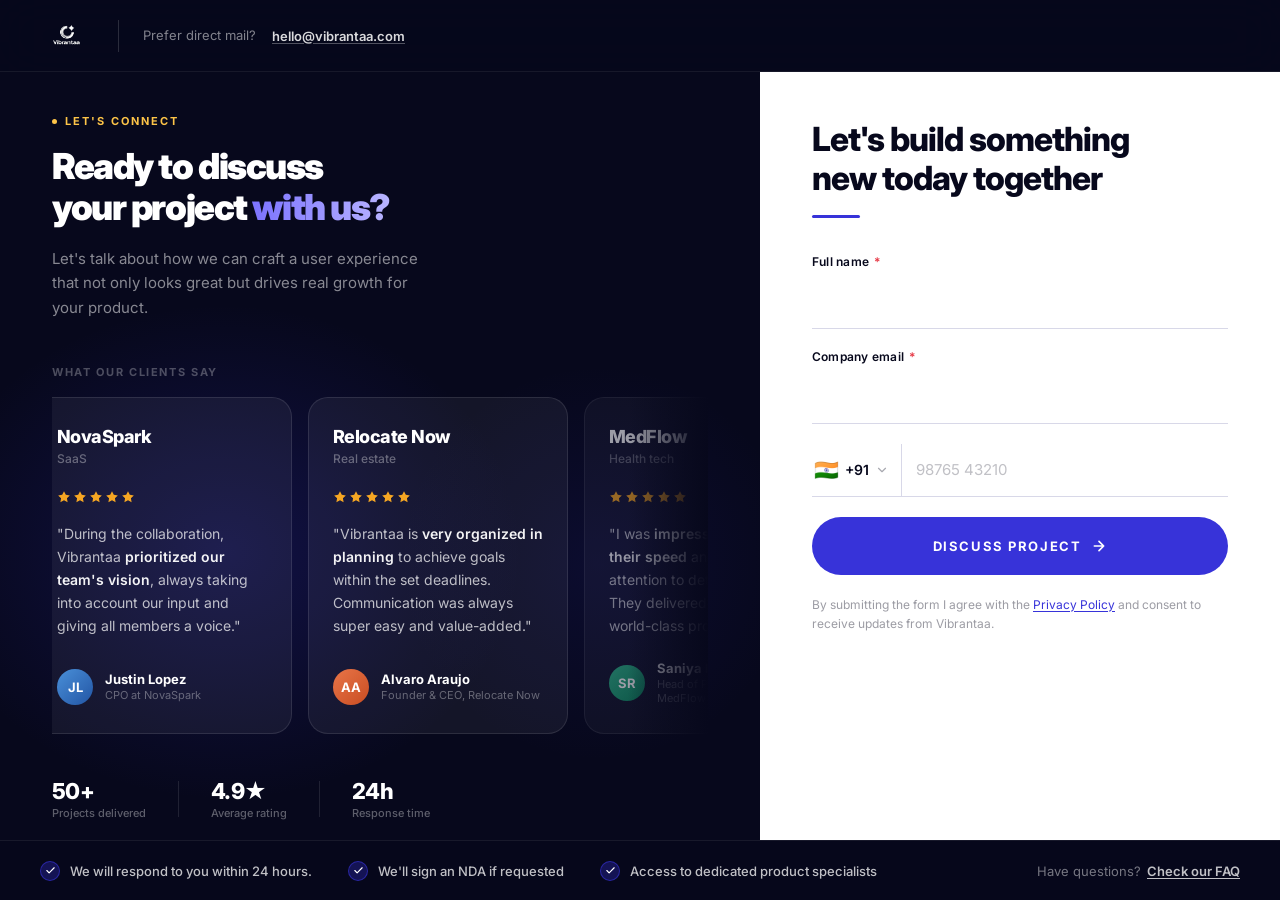
<file: discuss.html>
<!DOCTYPE html>
<html lang="en">
<head>
  <meta charset="UTF-8" />
  <meta name="viewport" content="width=device-width, initial-scale=1.0" />
  <title>Discuss Your Project — Vibrantaa Design & Tech Agency</title>
  <meta name="description" content="Let's build something new together. Tell us about your project and our dedicated product specialists will get back to you within 24 hours." />
  <link rel="preconnect" href="https://fonts.googleapis.com" />
  <link rel="preconnect" href="https://fonts.gstatic.com" crossorigin />
  <link href="https://fonts.googleapis.com/css2?family=Inter:ital,wght@0,400;0,500;0,600;0,700;0,800;0,900;1,400&display=swap" rel="stylesheet" />

  <style>
    *, *::before, *::after { box-sizing: border-box; margin: 0; padding: 0; }

    :root {
      --navy:        #07081c;
      --navy-mid:    #0b0c22;
      --purple:      #3733d9;
      --purple-dark: #2e2ab8;
      --gold:        #f5a623;
      --yellow:      #fdc448;
      --white:       #ffffff;
      --card-bg:     rgba(255,255,255,0.045);
      --card-border: rgba(255,255,255,0.09);
    }

    html, body {
      font-family: 'Inter', sans-serif;
      background: var(--navy);
      color: var(--white);
      height: 100%;
      overflow: hidden; /* full-page layout, no scroll */
    }

    /* ═══════════════════════════════════════
       HEADER
    ═══════════════════════════════════════ */
    .dh-header {
      position: fixed;
      top: 0; left: 0; right: 0;
      z-index: 100;
      height: 72px;
      display: flex;
      align-items: center;
      justify-content: space-between;
      padding: 0 40px;
      background: rgba(7,8,28,0.85);
      backdrop-filter: blur(24px);
      -webkit-backdrop-filter: blur(24px);
      border-bottom: 1px solid rgba(255,255,255,0.07);
    }

    .dh-logo {
      display: flex;
      align-items: center;
      gap: 10px;
      text-decoration: none;
    }
    .dh-logo img {
      height: 36px;
      width: auto;
      object-fit: contain;
    }

    .dh-divider {
      width: 1px;
      height: 32px;
      background: rgba(255,255,255,0.15);
      margin: 0 24px;
    }

    .dh-mail-prompt {
      display: flex;
      align-items: center;
      gap: 6px;
    }
    .dh-mail-prompt-text {
      font-size: 13px;
      font-weight: 400;
      color: rgba(255,255,255,0.5);
      line-height: 1.4;
    }
    .dh-mail-link {
      font-size: 13px;
      font-weight: 600;
      color: rgba(255,255,255,0.85);
      text-decoration: underline;
      text-underline-offset: 2px;
      text-decoration-color: rgba(255,255,255,0.3);
      transition: color 0.2s, text-decoration-color 0.2s;
    }
    .dh-mail-link:hover {
      color: #fff;
      text-decoration-color: rgba(255,255,255,0.7);
    }

    .dh-header-left {
      display: flex;
      align-items: center;
    }

    /* ═══════════════════════════════════════
       MAIN LAYOUT
    ═══════════════════════════════════════ */
    .dp-main {
      display: grid;
      grid-template-columns: 1fr 520px;
      height: 100vh;
      padding-top: 72px; /* header height */
    }

    /* ═══════════════════════════════════════
       LEFT: CTA + TESTIMONIALS
    ═══════════════════════════════════════ */
    .dp-left {
      background: var(--navy);
      position: relative;
      overflow: hidden;
      display: flex;
      flex-direction: column;
      justify-content: center;
      padding: 48px 52px 32px;
      gap: 0;
    }

    /* Radial glow — behind all content (z-index: 1) */
    .dp-left::before {
      content: '';
      position: absolute;
      top: 30%;
      left: -10%;
      width: 600px;
      height: 500px;
      background: radial-gradient(ellipse at center, rgba(55,51,217,0.22) 0%, transparent 70%);
      pointer-events: none;
      z-index: 1;
    }
    .dp-left::after {
      content: '';
      position: absolute;
      bottom: 10%;
      right: -5%;
      width: 400px;
      height: 400px;
      background: radial-gradient(ellipse at center, rgba(55,51,217,0.1) 0%, transparent 70%);
      pointer-events: none;
      z-index: 1;
    }

    /* ── CTA Heading Block ── */
    .dp-cta-block {
      position: relative;
      z-index: 2;
      margin-bottom: 44px;
    }
    .dp-cta-eyebrow {
      display: inline-flex;
      align-items: center;
      gap: 8px;
      font-size: 11px;
      font-weight: 700;
      letter-spacing: 0.18em;
      text-transform: uppercase;
      color: var(--yellow);
      margin-bottom: 18px;
    }
    .dp-cta-eyebrow-dot {
      width: 5px;
      height: 5px;
      border-radius: 50%;
      background: var(--yellow);
      flex-shrink: 0;
    }
    .dp-cta-heading {
      font-size: clamp(26px, 2.8vw, 38px);
      font-weight: 900;
      color: #fff;
      line-height: 1.12;
      letter-spacing: -0.04em;
      margin-bottom: 20px;
    }
    .dp-cta-heading em {
      font-style: normal;
      background: linear-gradient(90deg, #7c73ff 0%, #b8b4ff 100%);
      -webkit-background-clip: text;
      -webkit-text-fill-color: transparent;
      background-clip: text;
    }
    .dp-cta-sub {
      font-size: 15px;
      color: rgba(255,255,255,0.52);
      line-height: 1.65;
      max-width: 380px;
    }

    /* Section label (client testimonials) */
    .dp-section-label {
      font-size: 11px;
      font-weight: 700;
      letter-spacing: 0.15em;
      text-transform: uppercase;
      color: rgba(255,255,255,0.28);
      margin-bottom: 18px;
      position: relative;
      z-index: 2;
    }

    /* Cards track */
    .dp-cards-track {
      display: flex;
      gap: 16px;
      position: relative;
      z-index: 2;
      overflow-x: auto;
      overflow-y: visible;
      scrollbar-width: none;
      -ms-overflow-style: none;
      padding-bottom: 4px;
    }
    .dp-cards-track::-webkit-scrollbar { display: none; }

    /* Individual testimonial card */
    .dp-tcard {
      flex: 0 0 260px;
      background: rgba(255,255,255,0.055);
      border: 1px solid rgba(255,255,255,0.1);
      border-radius: 20px;
      padding: 28px 24px;
      display: flex;
      flex-direction: column;
      gap: 0;
      transition: transform 0.3s ease, border-color 0.3s ease;
      position: relative;
      overflow: hidden;
    }
    .dp-tcard:hover {
      border-color: rgba(255,255,255,0.2);
      transform: translateY(-3px);
    }
    /* Partially visible (3rd card) */
    .dp-tcard.peek {
      flex: 0 0 200px;
      opacity: 0.6;
    }

    .dp-tcard-brand {
      display: flex;
      flex-direction: column;
      gap: 4px;
      margin-bottom: 24px;
    }
    .dp-tcard-brand-name {
      font-size: 18px;
      font-weight: 800;
      color: #fff;
      letter-spacing: -0.03em;
      display: flex;
      align-items: center;
      gap: 6px;
    }
    .dp-tcard-brand-name .brand-icon {
      font-size: 14px;
      opacity: 0.7;
    }
    .dp-tcard-industry {
      font-size: 12px;
      color: rgba(255,255,255,0.35);
      font-weight: 500;
    }

    .dp-tcard-quote {
      font-size: 14px;
      color: rgba(255,255,255,0.72);
      line-height: 1.65;
      flex: 1;
      margin-bottom: 24px;
    }
    .dp-tcard-quote strong {
      color: rgba(255,255,255,0.95);
      font-weight: 600;
    }

    .dp-tcard-author {
      display: flex;
      align-items: center;
      gap: 12px;
    }
    .dp-tcard-avatar {
      width: 36px;
      height: 36px;
      border-radius: 50%;
      background: var(--purple);
      display: flex;
      align-items: center;
      justify-content: center;
      font-size: 13px;
      font-weight: 700;
      color: #fff;
      flex-shrink: 0;
      overflow: hidden;
    }
    .dp-tcard-avatar.av1 { background: linear-gradient(135deg, #4a90d9 0%, #2255a4 100%); }
    .dp-tcard-avatar.av2 { background: linear-gradient(135deg, #e87548 0%, #c94d22 100%); }
    .dp-tcard-avatar.av3 { background: linear-gradient(135deg, #34b88c 0%, #0f8a61 100%); }
    .dp-tcard-author-name {
      font-size: 13px;
      font-weight: 700;
      color: #fff;
      line-height: 1.2;
    }
    .dp-tcard-author-role {
      font-size: 11px;
      color: rgba(255,255,255,0.35);
    }

    /* Stars */
    .dp-stars {
      display: flex;
      gap: 2px;
      margin-bottom: 18px;
    }
    .dp-stars svg {
      color: #f5a623;
    }

    /* Bottom tagline */
    .dp-left-footer {
      position: relative;
      z-index: 2;
      margin-top: 40px;
      display: flex;
      align-items: center;
      gap: 32px;
    }
    .dp-stat {
      display: flex;
      flex-direction: column;
      gap: 2px;
    }
    .dp-stat-number {
      font-size: 22px;
      font-weight: 800;
      color: #fff;
      letter-spacing: -0.03em;
    }
    .dp-stat-label {
      font-size: 11px;
      color: rgba(255,255,255,0.35);
      font-weight: 500;
    }
    .dp-stat-divider {
      width: 1px;
      height: 36px;
      background: rgba(255,255,255,0.1);
    }

    /* ═══════════════════════════════════════
       RIGHT: FORM CARD
    ═══════════════════════════════════════ */
    .dp-right {
      background: #fff;
      display: flex;
      flex-direction: column;
      position: relative;
      overflow-y: auto;
      padding: 48px 52px 40px;
    }

    /* Scrollbar styling */
    .dp-right::-webkit-scrollbar {
      width: 4px;
    }
    .dp-right::-webkit-scrollbar-track {
      background: transparent;
    }
    .dp-right::-webkit-scrollbar-thumb {
      background: rgba(55,51,217,0.2);
      border-radius: 4px;
    }

    .dp-form-title {
      font-size: clamp(26px, 2.6vw, 36px);
      font-weight: 800;
      color: #07081c;
      line-height: 1.18;
      letter-spacing: -0.03em;
      margin-bottom: 36px;
    }

    /* Form underline accent */
    .dp-form-title-underline {
      display: block;
      width: 48px;
      height: 3px;
      background: var(--purple);
      border-radius: 2px;
      margin-top: 16px;
    }

    /* Form fields */
    .dp-form-group {
      display: flex;
      flex-direction: column;
      gap: 0;
      margin-bottom: 20px;
    }
    .dp-form-label {
      font-size: 12px;
      font-weight: 600;
      color: #07081c;
      letter-spacing: 0.02em;
      margin-bottom: 8px;
    }
    .dp-form-label .required {
      color: #e63946;
      margin-left: 2px;
    }
    .dp-form-input {
      height: 52px;
      border: none;
      border-bottom: 1.5px solid #d8d8e8;
      background: transparent;
      font-family: 'Inter', sans-serif;
      font-size: 15px;
      color: #07081c;
      outline: none;
      transition: border-color 0.2s;
      width: 100%;
      padding: 0 2px;
    }
    .dp-form-input::placeholder { color: rgba(7,8,28,0.25); }
    .dp-form-input:focus { border-bottom-color: var(--purple); }

    /* Phone row */
    .dp-phone-row {
      display: flex;
      align-items: center;
      gap: 0;
      border-bottom: 1.5px solid #d8d8e8;
      transition: border-color 0.2s;
    }
    .dp-phone-row:focus-within {
      border-bottom-color: var(--purple);
    }
    .dp-phone-country {
      display: flex;
      align-items: center;
      gap: 6px;
      padding: 0 12px 0 2px;
      height: 52px;
      cursor: pointer;
      flex-shrink: 0;
      border-right: 1.5px solid #d8d8e8;
      margin-right: 14px;
      user-select: none;
      position: relative;
    }
    .dp-flag {
      font-size: 20px;
      line-height: 1;
    }
    .dp-phone-code {
      font-size: 14px;
      font-weight: 600;
      color: #07081c;
    }
    .dp-phone-chevron {
      color: rgba(7,8,28,0.35);
    }
    .dp-phone-input {
      flex: 1;
      height: 52px;
      border: none;
      background: transparent;
      font-family: 'Inter', sans-serif;
      font-size: 15px;
      color: #07081c;
      outline: none;
      padding: 0;
    }
    .dp-phone-input::placeholder { color: rgba(7,8,28,0.25); }

    /* Country dropdown */
    .dp-country-dropdown {
      position: absolute;
      top: calc(100% + 8px);
      left: 0;
      background: #fff;
      border: 1px solid #e0e0ee;
      border-radius: 12px;
      box-shadow: 0 8px 40px rgba(7,8,28,0.12);
      z-index: 50;
      overflow: hidden;
      display: none;
      min-width: 220px;
    }
    .dp-country-dropdown.open {
      display: block;
      animation: fadeDown 0.18s ease;
    }
    @keyframes fadeDown {
      from { opacity: 0; transform: translateY(-6px); }
      to   { opacity: 1; transform: translateY(0); }
    }
    .dp-country-option {
      display: flex;
      align-items: center;
      gap: 10px;
      padding: 12px 16px;
      cursor: pointer;
      font-size: 13px;
      font-weight: 500;
      color: #07081c;
      transition: background 0.15s;
    }
    .dp-country-option:hover { background: #f5f5fa; }
    .dp-country-option.active { background: rgba(55,51,217,0.07); color: var(--purple); }

    /* Submit button */
    .dp-submit-btn {
      display: flex;
      align-items: center;
      justify-content: center;
      gap: 10px;
      width: 100%;
      height: 58px;
      background: var(--purple);
      color: #fff;
      border: none;
      border-radius: 100px;
      font-family: 'Inter', sans-serif;
      font-size: 13px;
      font-weight: 700;
      letter-spacing: 0.12em;
      text-transform: uppercase;
      cursor: pointer;
      margin-top: 8px;
      margin-bottom: 20px;
      transition: background 0.2s ease, transform 0.2s ease, box-shadow 0.2s ease;
      position: relative;
      overflow: hidden;
    }
    .dp-submit-btn::after {
      content: '';
      position: absolute;
      inset: 0;
      background: rgba(255,255,255,0);
      transition: background 0.2s;
      border-radius: 100px;
    }
    .dp-submit-btn:hover {
      background: #4a43f0;
      transform: translateY(-1px);
      box-shadow: 0 12px 40px rgba(55,51,217,0.42);
    }
    .dp-submit-btn:active {
      transform: translateY(0);
      box-shadow: none;
    }
    .dp-submit-btn.loading {
      pointer-events: none;
      opacity: 0.75;
    }
    .dp-submit-btn.success {
      background: #16a34a;
    }

    /* Arrow icon in button */
    .dp-submit-arrow {
      transition: transform 0.2s ease;
    }
    .dp-submit-btn:hover .dp-submit-arrow {
      transform: translateX(3px);
    }

    /* Privacy note */
    .dp-privacy {
      font-size: 12px;
      color: rgba(7,8,28,0.4);
      line-height: 1.6;
    }
    .dp-privacy a {
      color: var(--purple);
      text-decoration: underline;
      text-underline-offset: 2px;
    }

    /* ═══════════════════════════════════════
       TRUST BAR (bottom strip)
    ═══════════════════════════════════════ */
    .dp-trustbar {
      position: fixed;
      bottom: 0; left: 0; right: 0;
      z-index: 99;
      background: rgba(7,8,28,0.97);
      border-top: 1px solid rgba(255,255,255,0.07);
      backdrop-filter: blur(12px);
      display: flex;
      align-items: center;
      justify-content: space-between;
      padding: 0 40px;
      height: 60px;
    }

    .dp-trust-items {
      display: flex;
      align-items: center;
      gap: 36px;
    }
    .dp-trust-item {
      display: flex;
      align-items: center;
      gap: 10px;
      font-size: 13px;
      font-weight: 500;
      color: rgba(255,255,255,0.75);
    }
    .dp-trust-icon {
      width: 20px;
      height: 20px;
      border-radius: 50%;
      background: rgba(55,51,217,0.3);
      border: 1.5px solid rgba(55,51,217,0.6);
      display: flex;
      align-items: center;
      justify-content: center;
      flex-shrink: 0;
    }
    .dp-trust-icon svg {
      color: #fff;
    }

    .dp-faq-link {
      display: flex;
      align-items: center;
      gap: 6px;
      font-size: 13px;
      color: rgba(255,255,255,0.45);
      text-decoration: none;
      transition: color 0.2s;
      white-space: nowrap;
    }
    .dp-faq-link span {
      color: rgba(255,255,255,0.75);
      font-weight: 600;
      text-decoration: underline;
      text-underline-offset: 2px;
      transition: color 0.2s;
    }
    .dp-faq-link:hover span {
      color: #fff;
    }

    /* ═══════════════════════════════════════
       BODY ADJUSTMENT for trust bar
    ═══════════════════════════════════════ */
    .dp-main {
      /* Subtract trust bar height from bottom */
      padding-bottom: 60px;
    }
    .dp-right {
      /* Also account for trust bar */
      padding-bottom: 28px;
    }

    /* ═══════════════════════════════════════
       SCROLL ANIMATION (cards auto-scroll)
    ═══════════════════════════════════════ */
    .dp-cards-wrapper {
      position: relative;
      z-index: 2;
    }
    .dp-cards-fade-right {
      position: absolute;
      right: 0; top: 0; bottom: 0;
      width: 80px;
      background: linear-gradient(to left, var(--navy) 0%, transparent 100%);
      pointer-events: none;
      z-index: 3;
    }

    /* ═══════════════════════════════════════
       SUCCESS STATE
    ═══════════════════════════════════════ */
    .dp-success-overlay {
      display: none;
      flex-direction: column;
      align-items: center;
      justify-content: center;
      text-align: center;
      gap: 20px;
      padding: 40px 0;
    }
    .dp-success-overlay.show {
      display: flex;
    }
    .dp-form-content.hidden {
      display: none;
    }
    .dp-success-icon {
      width: 72px;
      height: 72px;
      border-radius: 50%;
      background: linear-gradient(135deg, var(--purple) 0%, #7c3aed 100%);
      display: flex;
      align-items: center;
      justify-content: center;
      animation: popIn 0.5s cubic-bezier(0.175, 0.885, 0.32, 1.275) forwards;
    }
    @keyframes popIn {
      from { transform: scale(0.5); opacity: 0; }
      to   { transform: scale(1); opacity: 1; }
    }
    .dp-success-title {
      font-size: 22px;
      font-weight: 800;
      color: #07081c;
      letter-spacing: -0.02em;
    }
    .dp-success-sub {
      font-size: 14px;
      color: rgba(7,8,28,0.5);
      line-height: 1.6;
      max-width: 280px;
    }

    /* ═══════════════════════════════════════
       RESPONSIVE
    ═══════════════════════════════════════ */
    @media (max-width: 900px) {
      .dp-main {
        grid-template-columns: 1fr;
        height: auto;
        overflow: auto;
      }
      html, body { overflow: auto; }
      .dp-left {
        padding: 36px 24px 32px;
        min-height: auto;
      }
      .dp-left::before, .dp-left::after { display: none; }
      .dp-right {
        overflow: auto;
        padding: 36px 24px 40px;
      }
      .dh-header { padding: 0 20px; }
      .dh-divider, .dh-mail-prompt { display: none; }
      .dp-trustbar {
        position: relative;
        height: auto;
        padding: 16px 20px;
        flex-direction: column;
        gap: 12px;
        align-items: flex-start;
      }
      .dp-trust-items { flex-direction: column; gap: 10px; align-items: flex-start; }
      .dp-main { padding-bottom: 0; }
    }

    @media (max-width: 600px) {
      .dp-form-title { font-size: 24px; }
      .dp-tcard { flex: 0 0 220px; padding: 22px 18px; }
    }
  </style>
</head>
<body>

<!-- ═══════════════════ HEADER ═══════════════════ -->
<header class="dh-header">
  <div class="dh-header-left">
    <a href="/" class="dh-logo">
      <img src="vibrantaa logo .png" alt="Vibrantaa" />
    </a>
    <div class="dh-divider"></div>
    <div class="dh-mail-prompt">
      <div class="dh-mail-prompt-text">Prefer direct mail?</div>
      &nbsp;
      <a href="mailto:hello@vibrantaa.com" class="dh-mail-link">hello@vibrantaa.com</a>
    </div>
  </div>
</header>

<!-- ═══════════════════ MAIN LAYOUT ═══════════════════ -->
<div class="dp-main">

  <!-- ─── LEFT: CTA + TESTIMONIALS ─── -->
  <div class="dp-left">

    <!-- CTA Heading -->
    <div class="dp-cta-block">
      <div class="dp-cta-eyebrow">
        <span class="dp-cta-eyebrow-dot"></span>
        Let's connect
      </div>
      <h1 class="dp-cta-heading">
        Ready to discuss<br>
        your project <em>with us?</em>
      </h1>
      <p class="dp-cta-sub">
        Let's talk about how we can craft a user experience that not only looks great but drives real growth for your product.
      </p>
    </div>

    <div class="dp-section-label">What our clients say</div>

    <div class="dp-cards-wrapper">
      <div class="dp-cards-track" id="dpCardsTrack">

        <!-- Card 1 -->
        <div class="dp-tcard">
          <div class="dp-tcard-brand">
            <div class="dp-tcard-brand-name">NovaSpark</div>
            <div class="dp-tcard-industry">SaaS</div>
          </div>
          <div class="dp-stars">
            <!-- 5 stars -->
            <svg width="14" height="14" viewBox="0 0 24 24" fill="currentColor"><path d="M12 2l3.09 6.26L22 9.27l-5 4.87 1.18 6.88L12 17.77l-6.18 3.25L7 14.14 2 9.27l6.91-1.01L12 2z"/></svg>
            <svg width="14" height="14" viewBox="0 0 24 24" fill="currentColor"><path d="M12 2l3.09 6.26L22 9.27l-5 4.87 1.18 6.88L12 17.77l-6.18 3.25L7 14.14 2 9.27l6.91-1.01L12 2z"/></svg>
            <svg width="14" height="14" viewBox="0 0 24 24" fill="currentColor"><path d="M12 2l3.09 6.26L22 9.27l-5 4.87 1.18 6.88L12 17.77l-6.18 3.25L7 14.14 2 9.27l6.91-1.01L12 2z"/></svg>
            <svg width="14" height="14" viewBox="0 0 24 24" fill="currentColor"><path d="M12 2l3.09 6.26L22 9.27l-5 4.87 1.18 6.88L12 17.77l-6.18 3.25L7 14.14 2 9.27l6.91-1.01L12 2z"/></svg>
            <svg width="14" height="14" viewBox="0 0 24 24" fill="currentColor"><path d="M12 2l3.09 6.26L22 9.27l-5 4.87 1.18 6.88L12 17.77l-6.18 3.25L7 14.14 2 9.27l6.91-1.01L12 2z"/></svg>
          </div>
          <div class="dp-tcard-quote">
            "During the collaboration, Vibrantaa <strong>prioritized our team's vision</strong>, always taking into account our input and giving all members a voice."
          </div>
          <div class="dp-tcard-author">
            <div class="dp-tcard-avatar av1">JL</div>
            <div>
              <div class="dp-tcard-author-name">Justin Lopez</div>
              <div class="dp-tcard-author-role">CPO at NovaSpark</div>
            </div>
          </div>
        </div>

        <!-- Card 2 -->
        <div class="dp-tcard">
          <div class="dp-tcard-brand">
            <div class="dp-tcard-brand-name">Relocate Now</div>
            <div class="dp-tcard-industry">Real estate</div>
          </div>
          <div class="dp-stars">
            <svg width="14" height="14" viewBox="0 0 24 24" fill="currentColor"><path d="M12 2l3.09 6.26L22 9.27l-5 4.87 1.18 6.88L12 17.77l-6.18 3.25L7 14.14 2 9.27l6.91-1.01L12 2z"/></svg>
            <svg width="14" height="14" viewBox="0 0 24 24" fill="currentColor"><path d="M12 2l3.09 6.26L22 9.27l-5 4.87 1.18 6.88L12 17.77l-6.18 3.25L7 14.14 2 9.27l6.91-1.01L12 2z"/></svg>
            <svg width="14" height="14" viewBox="0 0 24 24" fill="currentColor"><path d="M12 2l3.09 6.26L22 9.27l-5 4.87 1.18 6.88L12 17.77l-6.18 3.25L7 14.14 2 9.27l6.91-1.01L12 2z"/></svg>
            <svg width="14" height="14" viewBox="0 0 24 24" fill="currentColor"><path d="M12 2l3.09 6.26L22 9.27l-5 4.87 1.18 6.88L12 17.77l-6.18 3.25L7 14.14 2 9.27l6.91-1.01L12 2z"/></svg>
            <svg width="14" height="14" viewBox="0 0 24 24" fill="currentColor"><path d="M12 2l3.09 6.26L22 9.27l-5 4.87 1.18 6.88L12 17.77l-6.18 3.25L7 14.14 2 9.27l6.91-1.01L12 2z"/></svg>
          </div>
          <div class="dp-tcard-quote">
            "Vibrantaa is <strong>very organized in planning</strong> to achieve goals within the set deadlines. Communication was always super easy and value-added."
          </div>
          <div class="dp-tcard-author">
            <div class="dp-tcard-avatar av2">AA</div>
            <div>
              <div class="dp-tcard-author-name">Alvaro Araujo</div>
              <div class="dp-tcard-author-role">Founder & CEO, Relocate Now</div>
            </div>
          </div>
        </div>

        <!-- Card 3 (partially visible) -->
        <div class="dp-tcard peek">
          <div class="dp-tcard-brand">
            <div class="dp-tcard-brand-name">MedFlow</div>
            <div class="dp-tcard-industry">Health tech</div>
          </div>
          <div class="dp-stars">
            <svg width="14" height="14" viewBox="0 0 24 24" fill="currentColor"><path d="M12 2l3.09 6.26L22 9.27l-5 4.87 1.18 6.88L12 17.77l-6.18 3.25L7 14.14 2 9.27l6.91-1.01L12 2z"/></svg>
            <svg width="14" height="14" viewBox="0 0 24 24" fill="currentColor"><path d="M12 2l3.09 6.26L22 9.27l-5 4.87 1.18 6.88L12 17.77l-6.18 3.25L7 14.14 2 9.27l6.91-1.01L12 2z"/></svg>
            <svg width="14" height="14" viewBox="0 0 24 24" fill="currentColor"><path d="M12 2l3.09 6.26L22 9.27l-5 4.87 1.18 6.88L12 17.77l-6.18 3.25L7 14.14 2 9.27l6.91-1.01L12 2z"/></svg>
            <svg width="14" height="14" viewBox="0 0 24 24" fill="currentColor"><path d="M12 2l3.09 6.26L22 9.27l-5 4.87 1.18 6.88L12 17.77l-6.18 3.25L7 14.14 2 9.27l6.91-1.01L12 2z"/></svg>
            <svg width="14" height="14" viewBox="0 0 24 24" fill="currentColor"><path d="M12 2l3.09 6.26L22 9.27l-5 4.87 1.18 6.88L12 17.77l-6.18 3.25L7 14.14 2 9.27l6.91-1.01L12 2z"/></svg>
          </div>
          <div class="dp-tcard-quote">
            "I was <strong>impressed by their speed</strong> and attention to detail. They delivered a world-class product..."
          </div>
          <div class="dp-tcard-author">
            <div class="dp-tcard-avatar av3">SR</div>
            <div>
              <div class="dp-tcard-author-name">Saniya Rao</div>
              <div class="dp-tcard-author-role">Head of Product, MedFlow</div>
            </div>
          </div>
        </div>

      </div>
      <!-- Fade right edge -->
      <div class="dp-cards-fade-right"></div>
    </div>

    <!-- Stats -->
    <div class="dp-left-footer">
      <div class="dp-stat">
        <div class="dp-stat-number">50+</div>
        <div class="dp-stat-label">Projects delivered</div>
      </div>
      <div class="dp-stat-divider"></div>
      <div class="dp-stat">
        <div class="dp-stat-number">4.9★</div>
        <div class="dp-stat-label">Average rating</div>
      </div>
      <div class="dp-stat-divider"></div>
      <div class="dp-stat">
        <div class="dp-stat-number">24h</div>
        <div class="dp-stat-label">Response time</div>
      </div>
    </div>
  </div>

  <!-- ─── RIGHT: FORM ─── -->
  <div class="dp-right" id="dpRightPanel">

    <!-- Success overlay -->
    <div class="dp-success-overlay" id="dpSuccess">
      <div class="dp-success-icon">
        <svg width="32" height="32" viewBox="0 0 24 24" fill="none" stroke="#fff" stroke-width="2.5" stroke-linecap="round" stroke-linejoin="round">
          <polyline points="20 6 9 17 4 12"/>
        </svg>
      </div>
      <div class="dp-success-title">Message sent!</div>
      <div class="dp-success-sub">We'll get back to you at your email within 24 hours.</div>
    </div>

    <!-- Form content -->
    <div class="dp-form-content" id="dpFormContent">
      <h1 class="dp-form-title">
        Let's build something<br>new today together
        <span class="dp-form-title-underline"></span>
      </h1>

      <form id="dpForm" novalidate>
        <!-- Full name -->
        <div class="dp-form-group">
          <label class="dp-form-label" for="dp-name">Full name <span class="required">*</span></label>
          <input
            class="dp-form-input"
            type="text"
            id="dp-name"
            name="name"
            placeholder=""
            autocomplete="name"
            required
          />
        </div>

        <!-- Company email -->
        <div class="dp-form-group">
          <label class="dp-form-label" for="dp-email">Company email <span class="required">*</span></label>
          <input
            class="dp-form-input"
            type="email"
            id="dp-email"
            name="email"
            placeholder=""
            autocomplete="email"
            required
          />
        </div>

        <!-- Phone -->
        <div class="dp-form-group">
          <div class="dp-phone-row" id="dpPhoneRow">
            <!-- Country picker -->
            <div class="dp-phone-country" id="dpCountryPicker" role="button" tabindex="0" aria-haspopup="listbox" aria-label="Select country code">
              <span class="dp-flag" id="dpFlag">🇮🇳</span>
              <span class="dp-phone-code" id="dpCode">+91</span>
              <svg class="dp-phone-chevron" width="14" height="14" viewBox="0 0 24 24" fill="none" stroke="currentColor" stroke-width="2" stroke-linecap="round" stroke-linejoin="round"><path d="M6 9l6 6 6-6"/></svg>

              <!-- Dropdown -->
              <div class="dp-country-dropdown" id="dpCountryDropdown" role="listbox">
                <div class="dp-country-option active" data-flag="🇮🇳" data-code="+91" role="option">🇮🇳 India (+91)</div>
                <div class="dp-country-option" data-flag="🇺🇸" data-code="+1" role="option">🇺🇸 United States (+1)</div>
                <div class="dp-country-option" data-flag="🇬🇧" data-code="+44" role="option">🇬🇧 United Kingdom (+44)</div>
                <div class="dp-country-option" data-flag="🇦🇪" data-code="+971" role="option">🇦🇪 UAE (+971)</div>
                <div class="dp-country-option" data-flag="🇸🇬" data-code="+65" role="option">🇸🇬 Singapore (+65)</div>
                <div class="dp-country-option" data-flag="🇦🇺" data-code="+61" role="option">🇦🇺 Australia (+61)</div>
                <div class="dp-country-option" data-flag="🇨🇦" data-code="+1" role="option">🇨🇦 Canada (+1)</div>
                <div class="dp-country-option" data-flag="🇩🇪" data-code="+49" role="option">🇩🇪 Germany (+49)</div>
              </div>
            </div>

            <input
              class="dp-phone-input"
              type="tel"
              id="dp-phone"
              name="phone"
              placeholder="98765 43210"
              autocomplete="tel-national"
            />
          </div>
        </div>

        <!-- Submit -->
        <button class="dp-submit-btn" type="submit" id="dpSubmitBtn">
          <span id="dpBtnText">Discuss Project</span>
          <svg class="dp-submit-arrow" width="16" height="16" viewBox="0 0 24 24" fill="none" stroke="currentColor" stroke-width="2.5" stroke-linecap="round" stroke-linejoin="round">
            <path d="M5 12h14M12 5l7 7-7 7"/>
          </svg>
        </button>

        <!-- Privacy note -->
        <p class="dp-privacy">
          By submitting the form I agree with the <a href="#">Privacy Policy</a> and
          consent to receive updates from Vibrantaa.
        </p>
      </form>
    </div>

  </div>

</div><!-- /.dp-main -->

<!-- ═══════════════════ TRUST BAR ═══════════════════ -->
<div class="dp-trustbar">
  <div class="dp-trust-items">
    <div class="dp-trust-item">
      <div class="dp-trust-icon">
        <svg width="11" height="11" viewBox="0 0 24 24" fill="none" stroke="currentColor" stroke-width="2.5" stroke-linecap="round" stroke-linejoin="round"><polyline points="20 6 9 17 4 12"/></svg>
      </div>
      We will respond to you within 24 hours.
    </div>
    <div class="dp-trust-item">
      <div class="dp-trust-icon">
        <svg width="11" height="11" viewBox="0 0 24 24" fill="none" stroke="currentColor" stroke-width="2.5" stroke-linecap="round" stroke-linejoin="round"><polyline points="20 6 9 17 4 12"/></svg>
      </div>
      We'll sign an NDA if requested
    </div>
    <div class="dp-trust-item">
      <div class="dp-trust-icon">
        <svg width="11" height="11" viewBox="0 0 24 24" fill="none" stroke="currentColor" stroke-width="2.5" stroke-linecap="round" stroke-linejoin="round"><polyline points="20 6 9 17 4 12"/></svg>
      </div>
      Access to dedicated product specialists
    </div>
  </div>
  <a href="/contact.html" class="dp-faq-link">
    Have questions? <span>Check our FAQ</span>
  </a>
</div>

<script>
  // ─── Country picker ───────────────────────────────
  const picker     = document.getElementById('dpCountryPicker');
  const dropdown   = document.getElementById('dpCountryDropdown');
  const flagEl     = document.getElementById('dpFlag');
  const codeEl     = document.getElementById('dpCode');

  picker.addEventListener('click', e => {
    e.stopPropagation();
    dropdown.classList.toggle('open');
  });
  picker.addEventListener('keydown', e => {
    if (e.key === 'Enter' || e.key === ' ') {
      e.preventDefault();
      dropdown.classList.toggle('open');
    }
  });

  document.querySelectorAll('.dp-country-option').forEach(opt => {
    opt.addEventListener('click', e => {
      e.stopPropagation();
      document.querySelectorAll('.dp-country-option').forEach(o => o.classList.remove('active'));
      opt.classList.add('active');
      flagEl.textContent = opt.dataset.flag;
      codeEl.textContent = opt.dataset.code;
      dropdown.classList.remove('open');
    });
  });

  document.addEventListener('click', () => dropdown.classList.remove('open'));

  // ─── Form submission ───────────────────────────────
  const form       = document.getElementById('dpForm');
  const submitBtn  = document.getElementById('dpSubmitBtn');
  const btnText    = document.getElementById('dpBtnText');
  const formContent = document.getElementById('dpFormContent');
  const successEl  = document.getElementById('dpSuccess');

  form.addEventListener('submit', e => {
    e.preventDefault();

    const name  = document.getElementById('dp-name').value.trim();
    const email = document.getElementById('dp-email').value.trim();

    if (!name || !email) {
      // Simple field shake on empty required fields
      if (!name)  shakeField('dp-name');
      if (!email) shakeField('dp-email');
      return;
    }

    // Loading state
    submitBtn.classList.add('loading');
    btnText.textContent = 'Sending…';

    // Simulate async submit (replace with real fetch)
    setTimeout(() => {
      formContent.classList.add('hidden');
      successEl.classList.add('show');
    }, 1400);
  });

  function shakeField(id) {
    const el = document.getElementById(id);
    el.style.borderBottomColor = '#e63946';
    el.style.animation = 'none';
    requestAnimationFrame(() => {
      el.style.animation = 'shake 0.4s ease';
    });
    el.addEventListener('input', () => {
      el.style.borderBottomColor = '';
    }, { once: true });
  }

  // Shake keyframes (injected dynamically)
  const shakeStyle = document.createElement('style');
  shakeStyle.textContent = `
    @keyframes shake {
      0%, 100% { transform: translateX(0); }
      20%       { transform: translateX(-6px); }
      40%       { transform: translateX(6px); }
      60%       { transform: translateX(-4px); }
      80%       { transform: translateX(4px); }
    }
  `;
  document.head.appendChild(shakeStyle);

  // ─── Cards slow auto-scroll ───────────────────────
  const track = document.getElementById('dpCardsTrack');
  let scrollPos = 0;
  let paused = false;

  track.addEventListener('mouseenter', () => paused = true);
  track.addEventListener('mouseleave', () => paused = false);

  function animateCards() {
    if (!paused) {
      scrollPos += 0.4;
      const maxScroll = track.scrollWidth - track.clientWidth;
      if (scrollPos >= maxScroll) scrollPos = 0;
      track.scrollLeft = scrollPos;
    }
    requestAnimationFrame(animateCards);
  }
  requestAnimationFrame(animateCards);
</script>

</body>
</html>
</file>
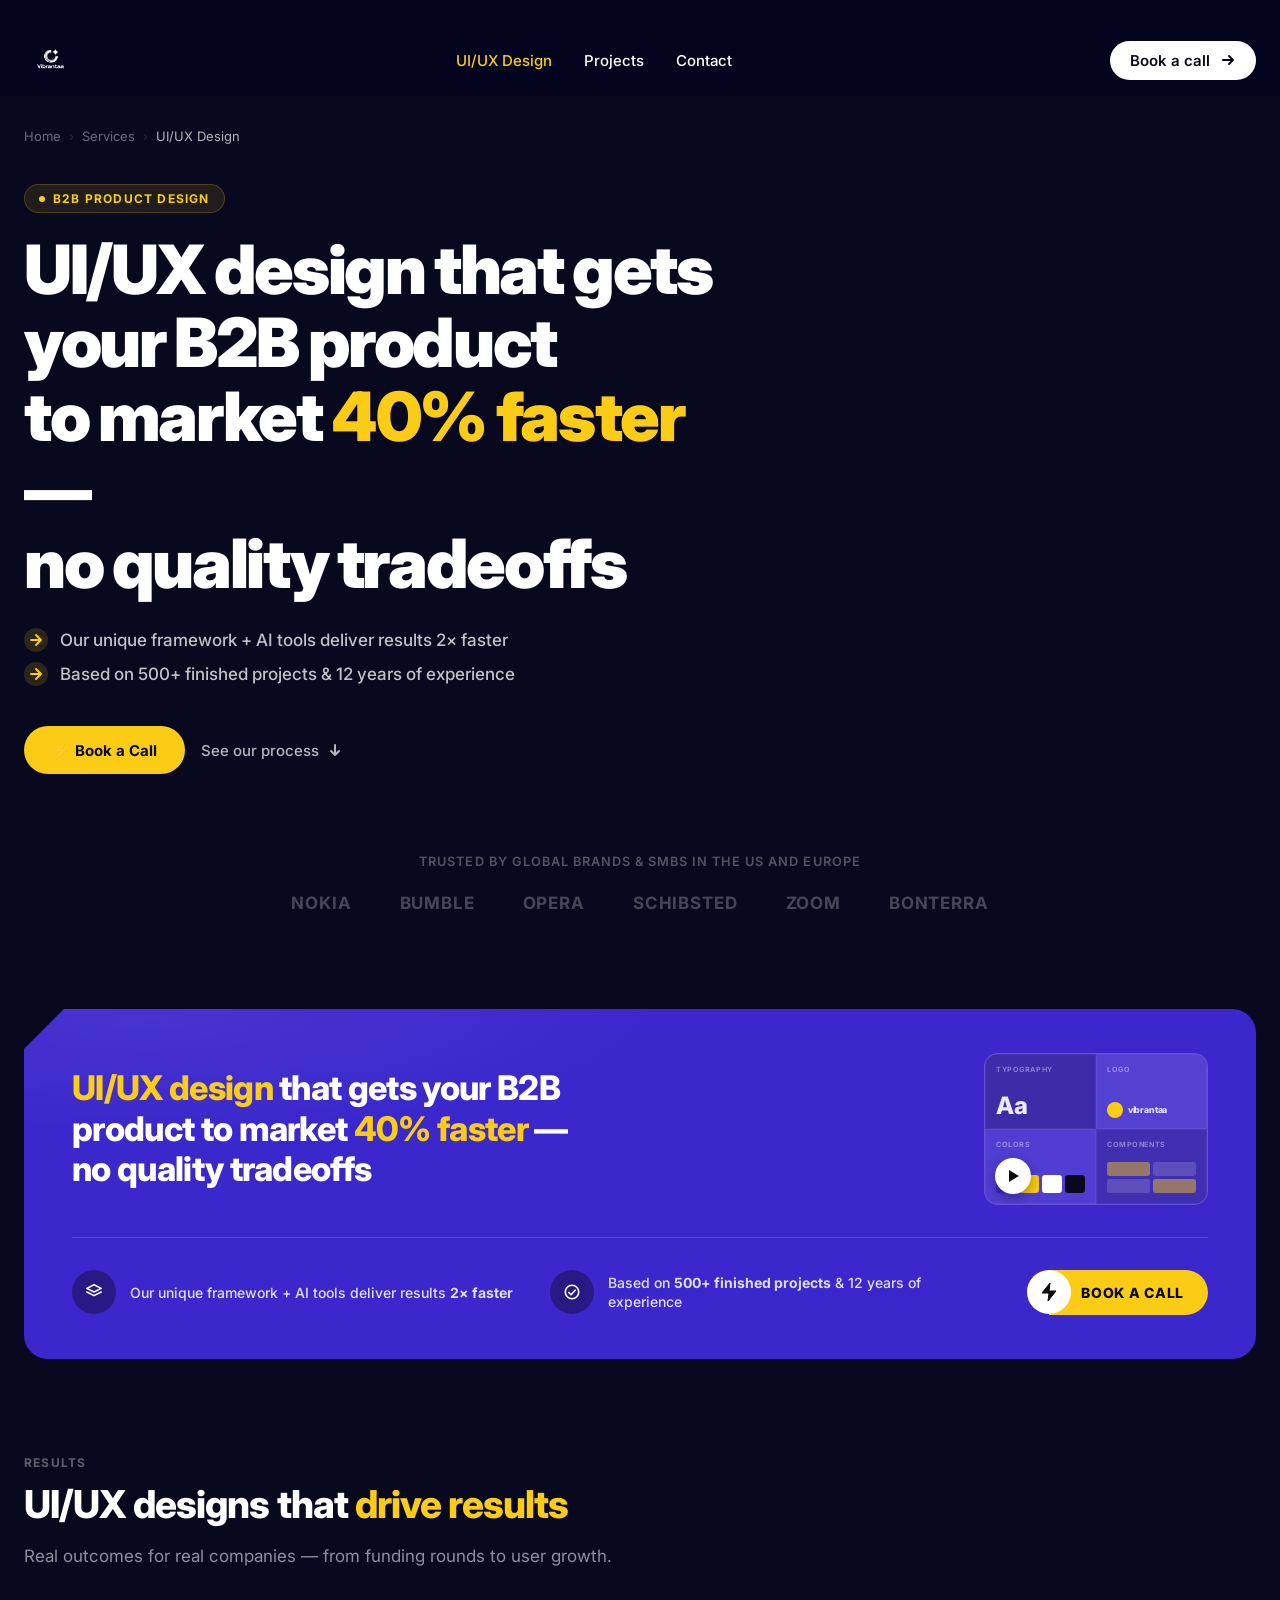
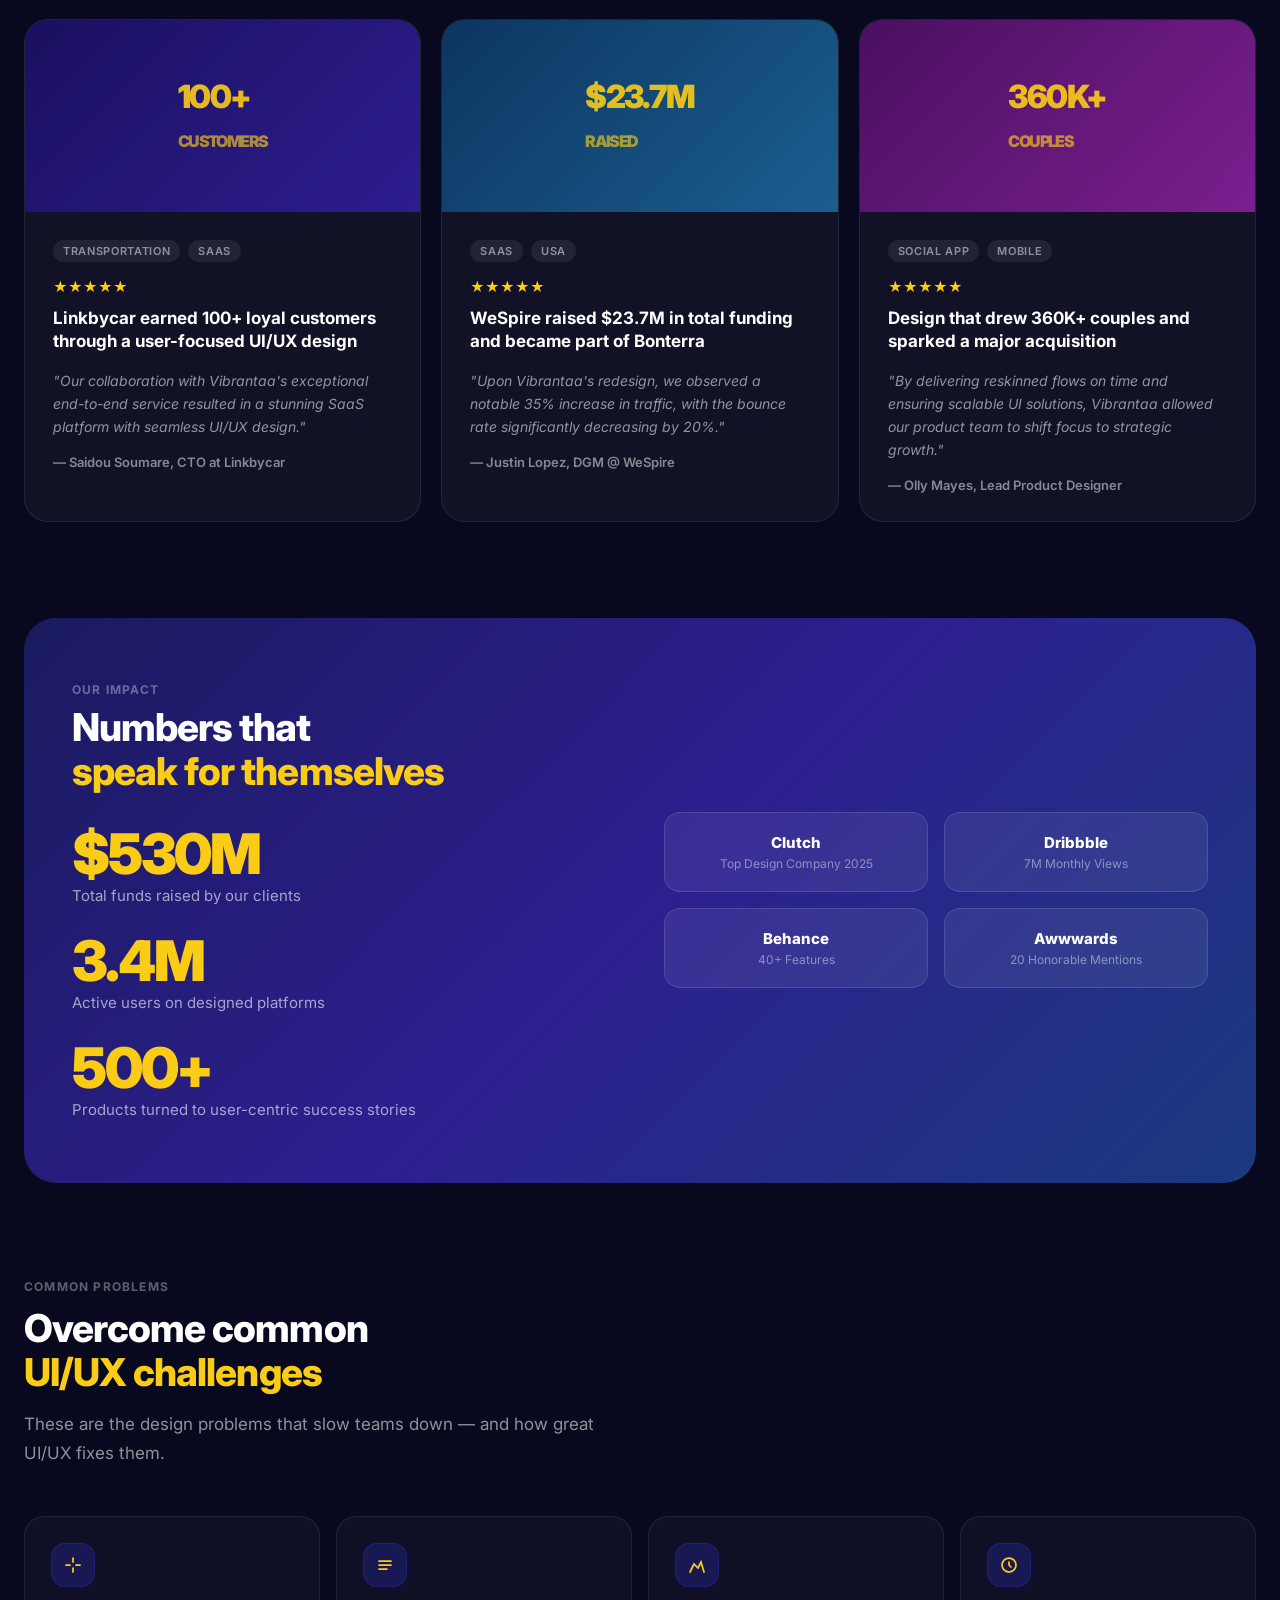
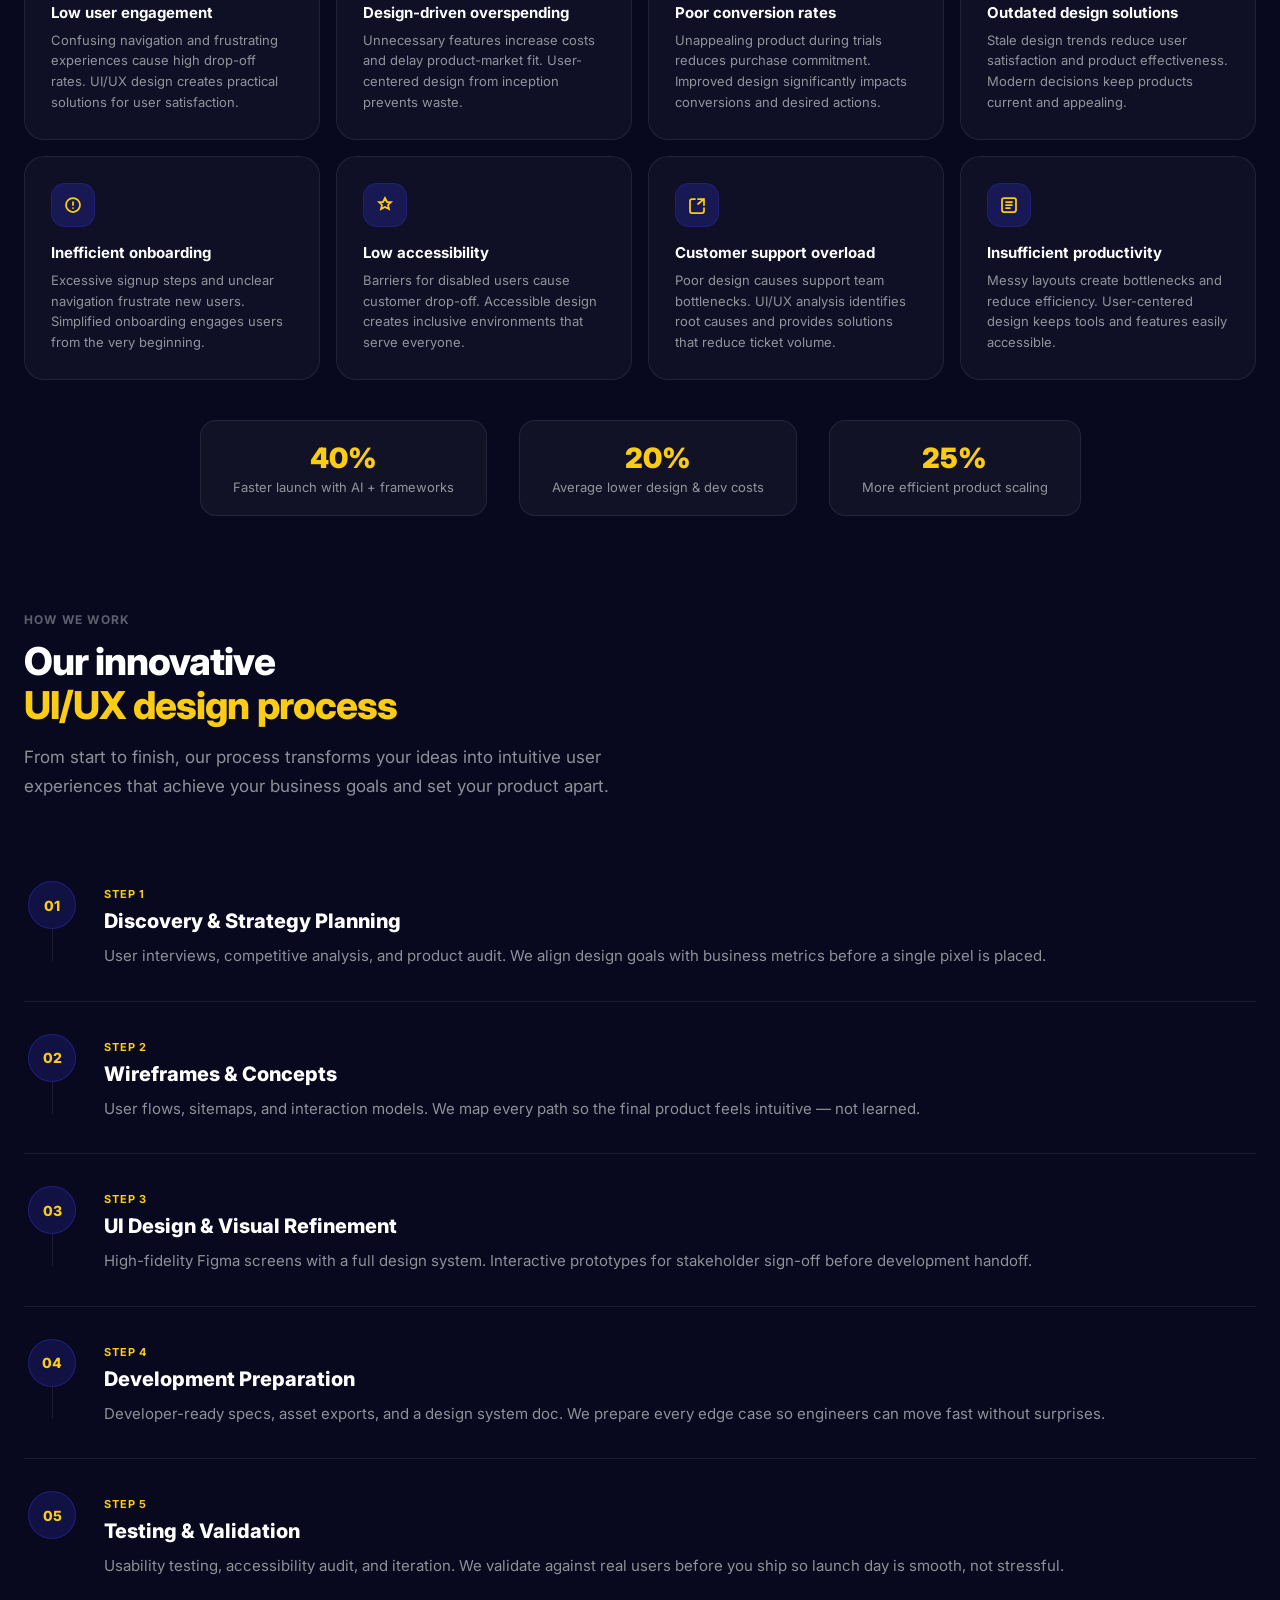
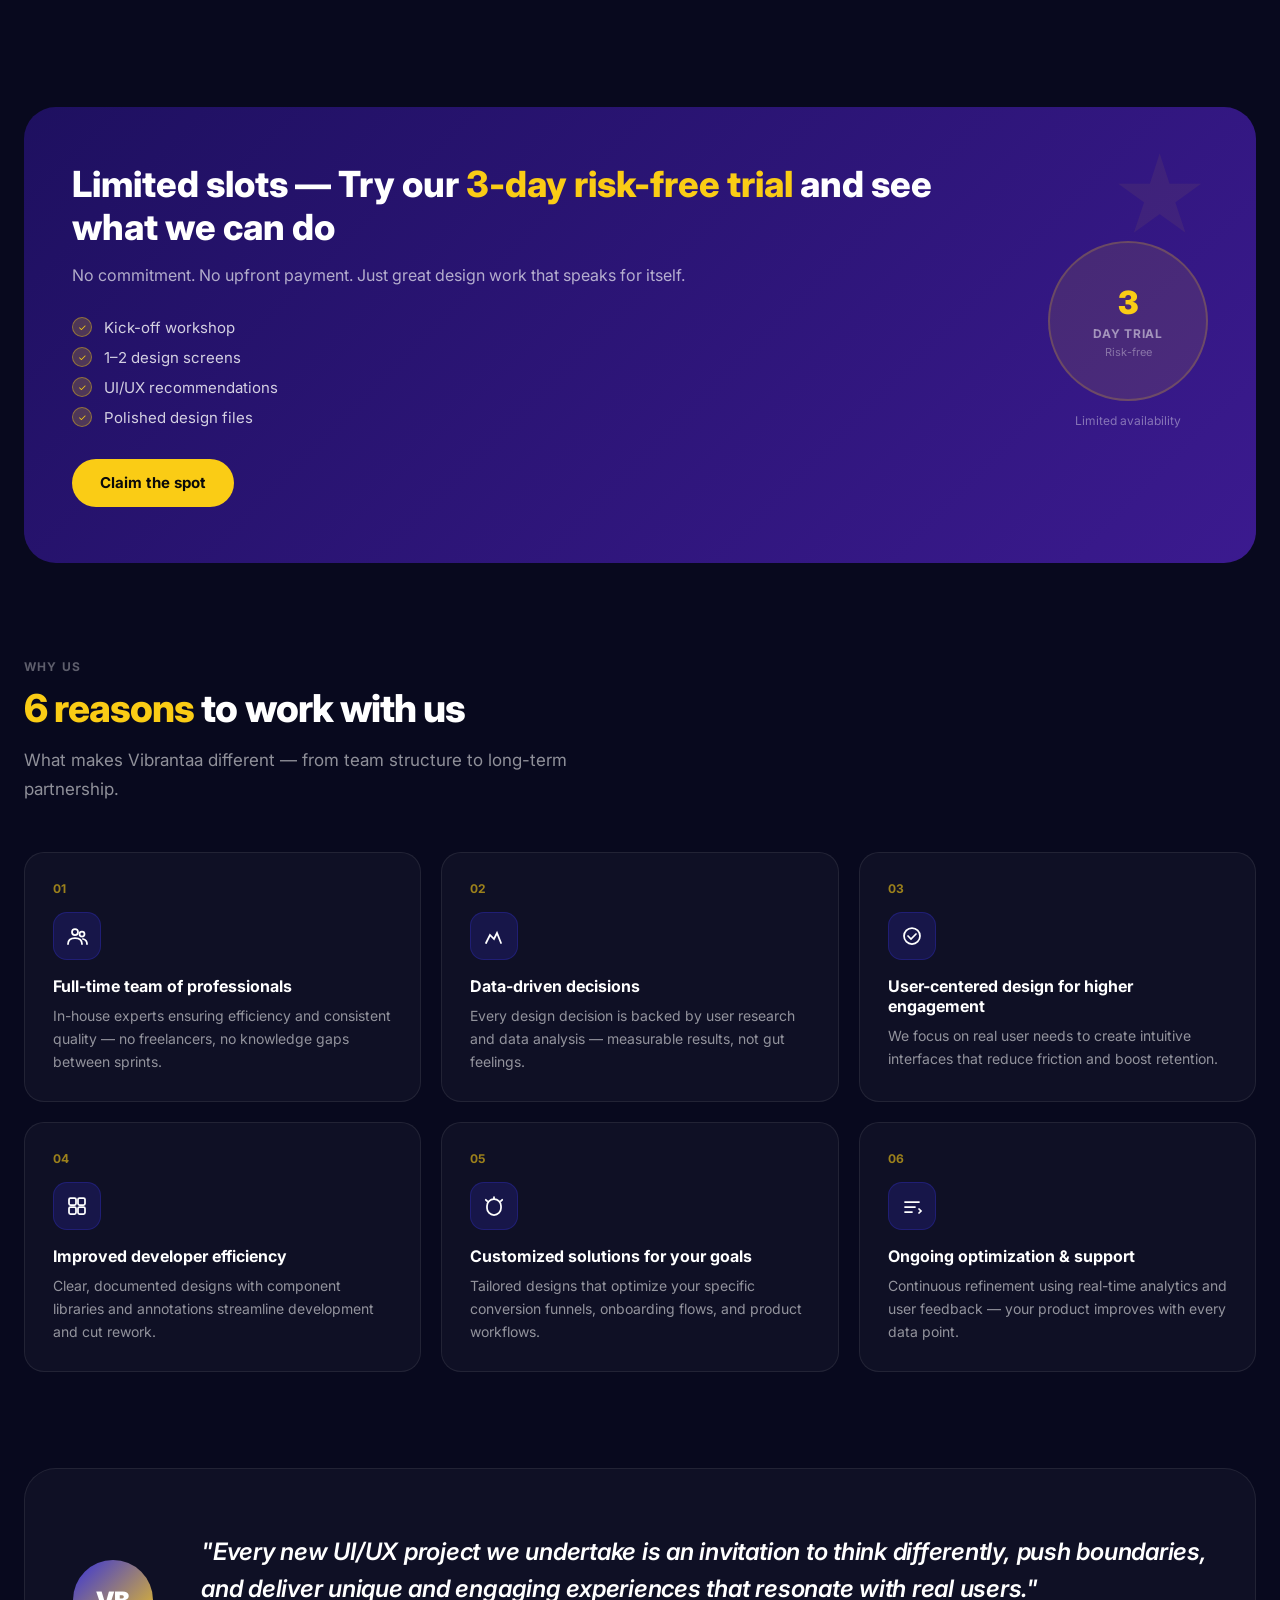
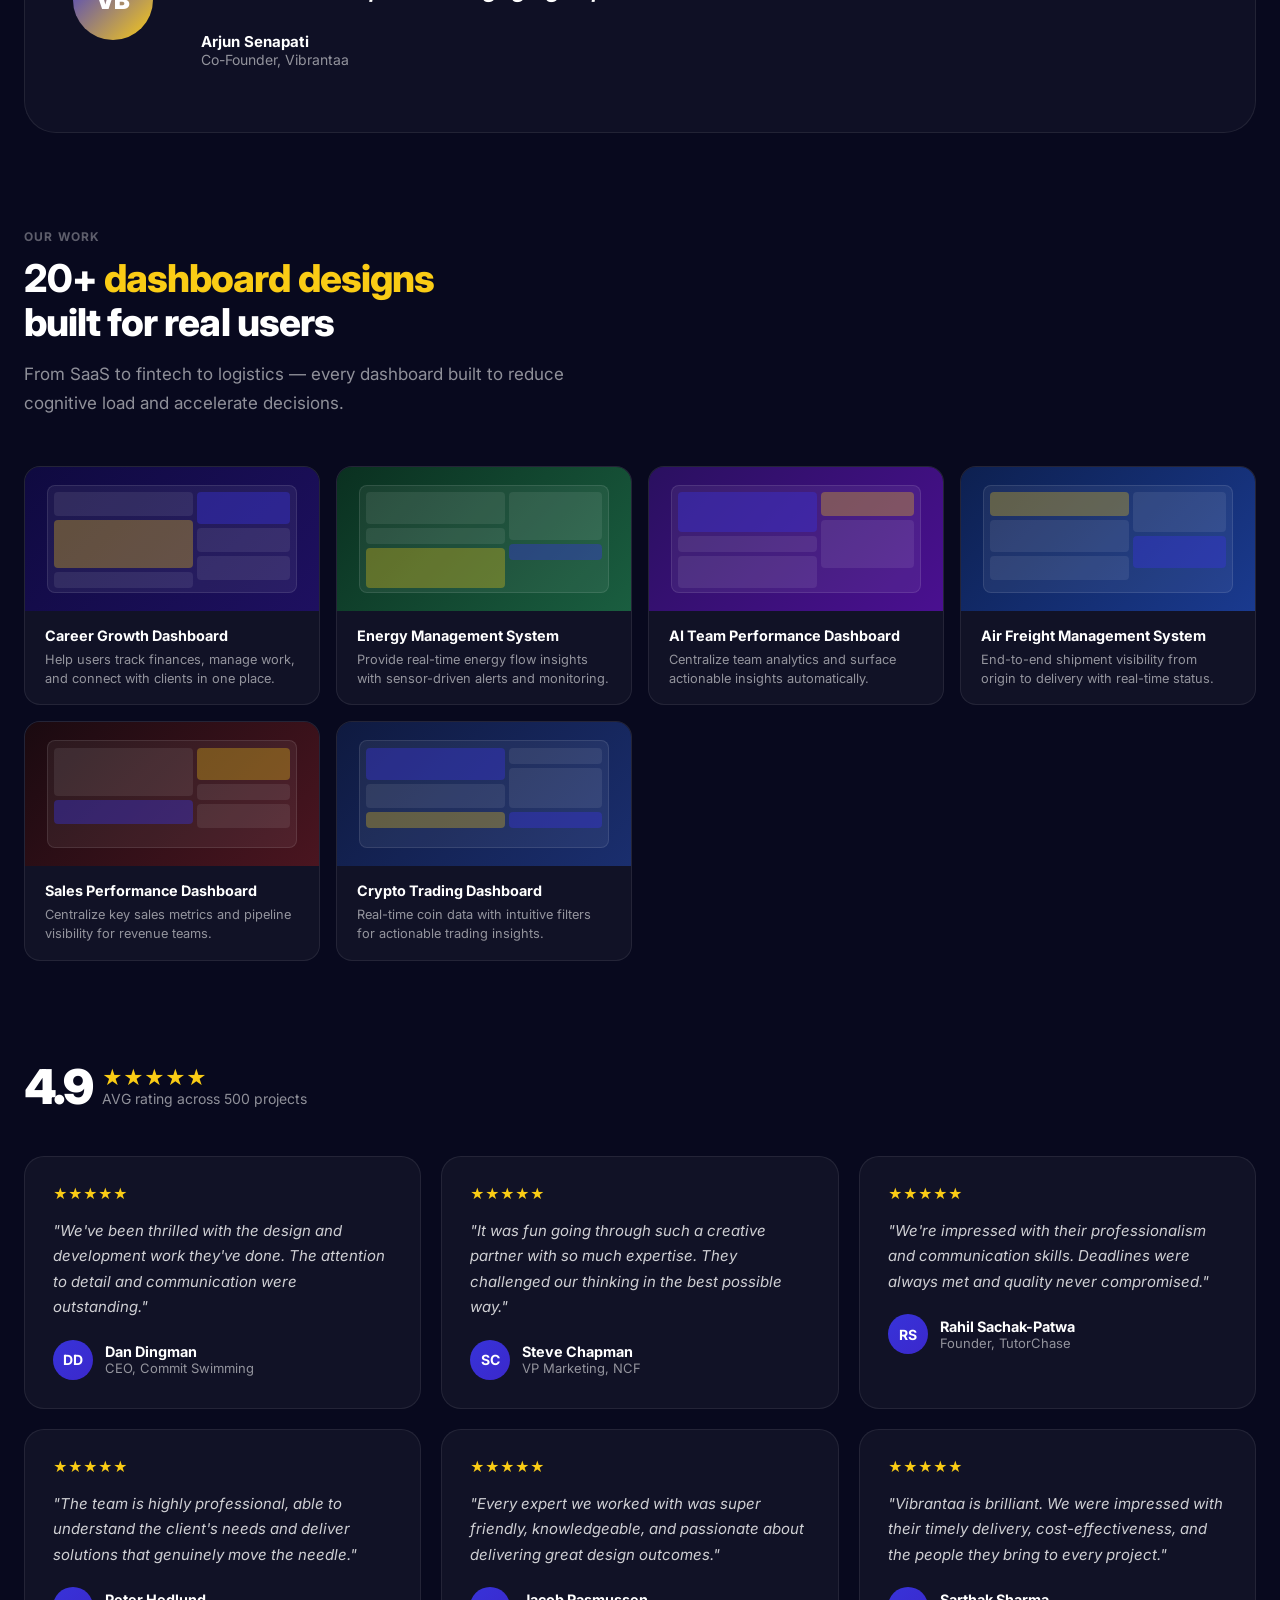
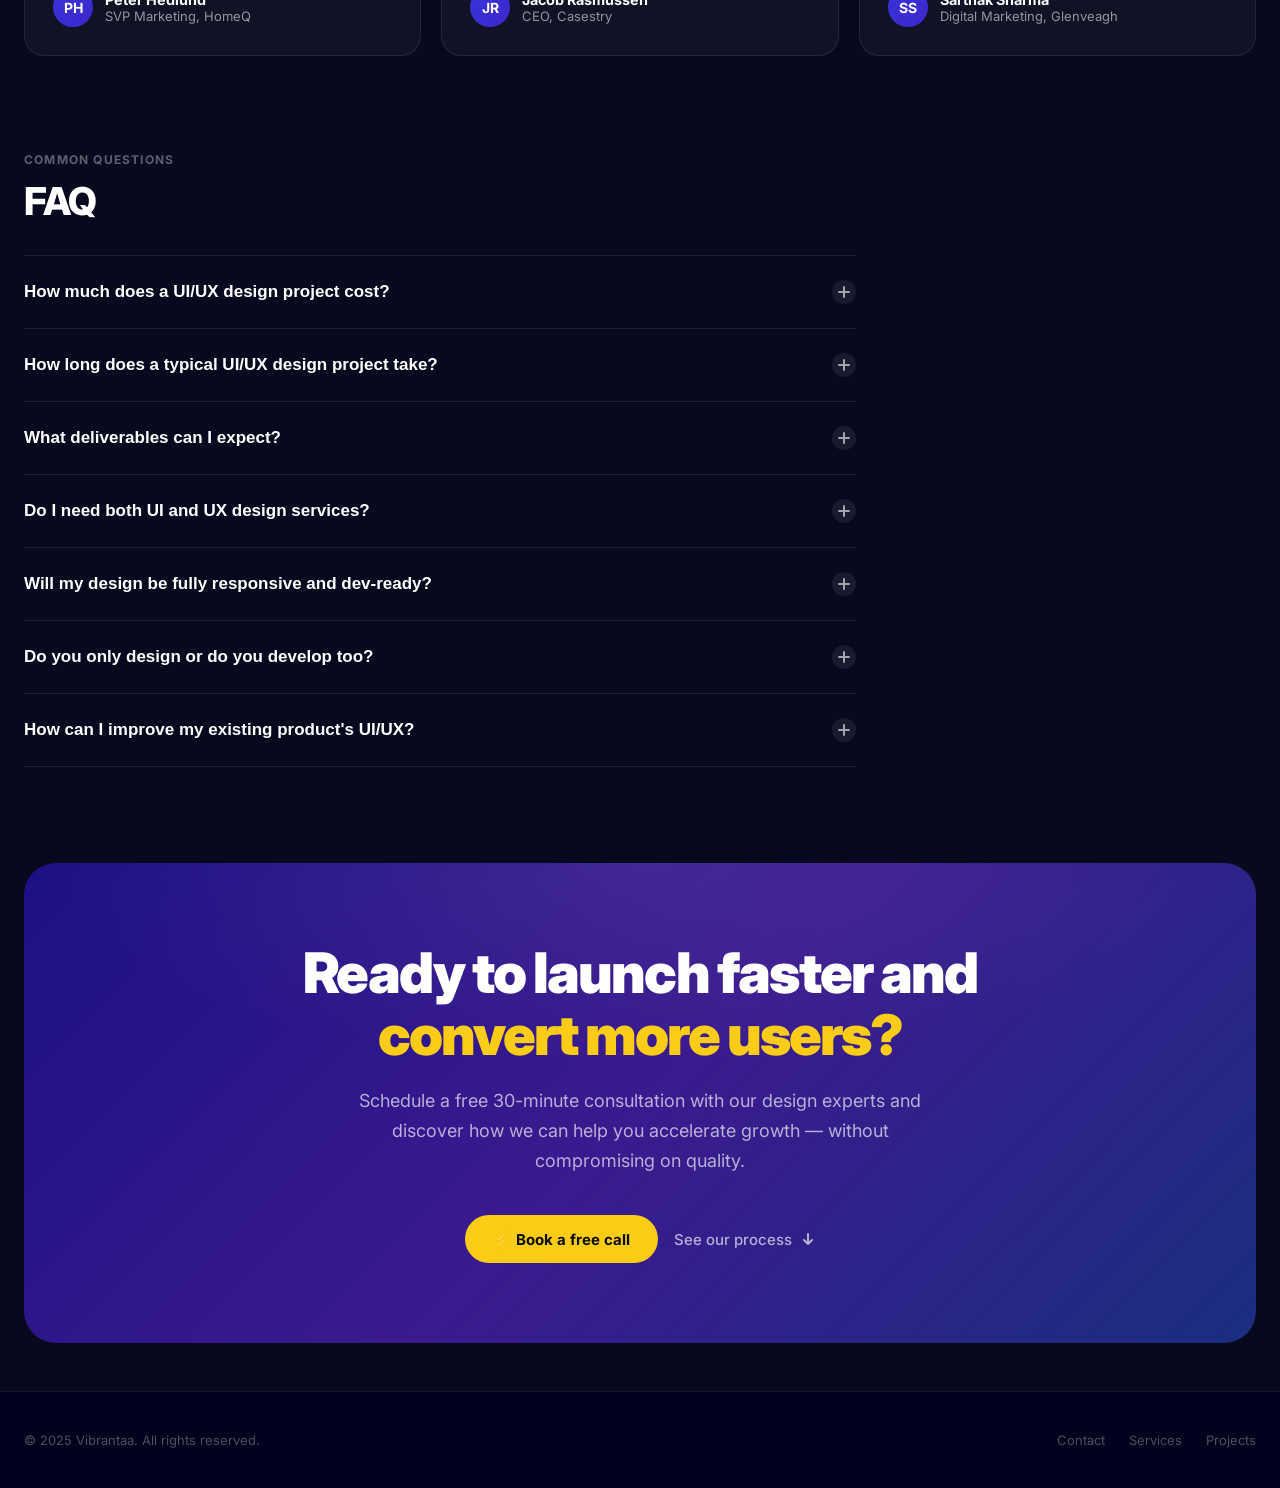
<file: services/ui-ux-design.html>
<!DOCTYPE html>
<html lang="en">
<head>
  <meta charset="UTF-8" />
  <meta name="viewport" content="width=device-width, initial-scale=1.0" />
  <title>UI/UX Design Services — Vibrantaa</title>
  <meta name="description" content="UI/UX design that gets your B2B product to market 40% faster — no quality tradeoffs. 500+ finished projects, 12 years of experience." />
  <link rel="preconnect" href="https://fonts.googleapis.com" />
  <link rel="preconnect" href="https://fonts.gstatic.com" crossorigin />
  <link href="https://fonts.googleapis.com/css2?family=Inter:wght@400;500;600;700;800;900&display=swap" rel="stylesheet" />
  <style>
    *, *::before, *::after { box-sizing: border-box; margin: 0; padding: 0; }
    :root {
      --navy:    #08091e;
      --purple:  #3733d9;
      --yellow:  #facc15;
      --white:   #ffffff;
      --dark:    #02021e;
      --indigo:  #3b28cc;
      --muted:   rgba(255,255,255,0.55);
      --border:  rgba(255,255,255,0.08);
    }
    html, body {
      font-family: 'Inter', sans-serif;
      background: var(--navy);
      color: var(--white);
      min-height: 100vh;
      overflow-x: hidden;
    }

    /* ──── HEADER ──── */
    .site-header {
      position: fixed; top: 0; left: 0; right: 0;
      z-index: 93; padding-top: 1.5rem;
    }
    .header__blur {
      position: absolute; inset: 0;
      backdrop-filter: blur(45px);
      background: rgba(2,2,30,0.75); z-index: -1;
    }
    .header-container {
      display: flex; align-items: center; justify-content: space-between;
      height: 4.5rem; max-width: 82rem; margin: 0 auto; padding: 0 1.5rem;
    }
    .logo { height: 36px; width: auto; display: block; }
    .header__nav { display: flex; align-items: center; gap: 0.25rem; }
    .header__nav-link {
      font-size: 0.9375rem; font-weight: 500; color: var(--white);
      text-decoration: none; padding: 0.5rem 0.875rem; border-radius: 0.5rem;
      transition: color 0.2s; cursor: pointer; display: flex; align-items: center; gap: 0.375rem;
    }
    .header__nav-link:hover { color: var(--yellow); }
    .header__cta {
      display: flex; align-items: center; gap: 0.625rem;
      background: var(--white); color: var(--navy);
      font-size: 0.9375rem; font-weight: 600; text-decoration: none;
      padding: 0.625rem 1.25rem; border-radius: 2rem;
      transition: background 0.2s, transform 0.2s;
    }
    .header__cta:hover { background: var(--yellow); transform: translateY(-1px); }

    /* ──── LAYOUT ──── */
    .page-wrap { padding-top: 8rem; }
    .container { max-width: 82rem; margin: 0 auto; padding: 0 1.5rem; }
    .section-gap { margin-bottom: 6rem; }

    /* ──── BREADCRUMB ──── */
    .breadcrumb {
      display: flex; align-items: center; gap: 0.5rem;
      font-size: 0.8125rem; color: rgba(255,255,255,0.4); margin-bottom: 2.5rem;
    }
    .breadcrumb a { color: rgba(255,255,255,0.4); text-decoration: none; transition: color 0.2s; }
    .breadcrumb a:hover { color: var(--white); }
    .breadcrumb__sep { opacity: 0.3; }

    /* ──── SECTION LABELS ──── */
    .eyebrow {
      display: inline-flex; align-items: center; gap: 0.5rem;
      font-size: 0.75rem; font-weight: 700; letter-spacing: 0.1em;
      text-transform: uppercase; color: var(--yellow);
      background: rgba(250,204,21,0.1); border: 1px solid rgba(250,204,21,0.2);
      padding: 0.375rem 0.875rem; border-radius: 2rem; margin-bottom: 1.25rem;
    }
    .eyebrow-dot {
      width: 6px; height: 6px; background: var(--yellow); border-radius: 50%;
      animation: pulse 2s ease-in-out infinite;
    }
    @keyframes pulse { 0%,100%{opacity:1;transform:scale(1)} 50%{opacity:.5;transform:scale(.75)} }
    .section-label {
      font-size: 0.75rem; font-weight: 700; letter-spacing: 0.1em;
      text-transform: uppercase; color: rgba(255,255,255,0.35); margin-bottom: 0.75rem;
    }
    .section-heading {
      font-size: clamp(1.75rem, 3vw, 2.75rem); font-weight: 800;
      line-height: 1.15; letter-spacing: -0.025em; margin-bottom: 1rem;
    }
    .section-heading em { font-style: normal; color: var(--yellow); }
    .section-sub {
      font-size: 1.0625rem; color: var(--muted); line-height: 1.7;
      max-width: 38rem; margin-bottom: 3rem;
    }

    /* ──── HERO ──── */
    .hero { margin-bottom: 5rem; }
    .hero__heading {
      font-size: clamp(2.5rem, 5.5vw, 4.25rem); font-weight: 900;
      line-height: 1.08; letter-spacing: -0.035em; max-width: 44rem; margin-bottom: 1.75rem;
    }
    .hero__heading em { font-style: normal; color: var(--yellow); }
    .hero__bullets { display: flex; flex-direction: column; gap: 0.625rem; margin-bottom: 2.5rem; }
    .hero__bullet {
      display: flex; align-items: center; gap: 0.75rem;
      font-size: 1.0625rem; color: rgba(255,255,255,0.75); font-weight: 500;
    }
    .hero__bullet-icon {
      width: 1.5rem; height: 1.5rem; border-radius: 50%;
      background: rgba(250,204,21,0.15); display: flex; align-items: center;
      justify-content: center; flex-shrink: 0;
    }
    .hero__actions { display: flex; align-items: center; gap: 1rem; flex-wrap: wrap; }
    .btn-primary {
      display: inline-flex; align-items: center; gap: 0.625rem;
      background: var(--yellow); color: #0a0a0a;
      font-size: 0.9375rem; font-weight: 700; text-decoration: none;
      padding: 0.9rem 1.75rem; border-radius: 2rem;
      transition: transform 0.2s, box-shadow 0.2s; cursor: pointer; border: none;
    }
    .btn-primary:hover { transform: translateY(-2px); box-shadow: 0 8px 24px rgba(250,204,21,0.3); }
    .btn-outline {
      display: inline-flex; align-items: center; gap: 0.5rem;
      color: rgba(255,255,255,0.7); font-size: 0.9375rem; font-weight: 500;
      text-decoration: none; padding: 0.9rem 0; transition: color 0.2s;
    }
    .btn-outline:hover { color: var(--white); }

    /* ──── TRUST STRIP ──── */
    .trust-strip { margin-bottom: 6rem; }
    .trust-strip__label {
      font-size: 0.8rem; font-weight: 600; letter-spacing: 0.08em; text-transform: uppercase;
      color: rgba(255,255,255,0.3); text-align: center; margin-bottom: 1.5rem;
    }
    .trust-logos {
      display: flex; align-items: center; justify-content: center;
      gap: 3rem; flex-wrap: wrap;
    }
    .trust-logo {
      font-size: 1.0625rem; font-weight: 700; letter-spacing: -0.01em;
      color: rgba(255,255,255,0.25); text-transform: uppercase;
      letter-spacing: 0.05em; transition: color 0.2s;
    }
    .trust-logo:hover { color: rgba(255,255,255,0.55); }

    /* ──── PROMO BANNER ──── */
    .promo-banner {
      background: var(--indigo); border-radius: 1.5rem;
      clip-path: polygon(2.5rem 0%, 100% 0%, 100% 100%, 0% 100%, 0% 2.5rem);
      padding: 2.75rem 3rem; margin-bottom: 6rem; position: relative; overflow: hidden;
    }
    .promo-banner::before {
      content: ''; position: absolute; inset: 0;
      background: radial-gradient(ellipse 60% 50% at 10% 0%, rgba(255,255,255,0.06) 0%, transparent 70%);
      pointer-events: none;
    }
    .promo-banner__top {
      display: grid; grid-template-columns: 1fr auto;
      gap: 2.5rem; align-items: center; margin-bottom: 2rem;
    }
    .promo-banner__headline {
      font-size: clamp(1.5rem, 3vw, 2.125rem); font-weight: 800;
      line-height: 1.2; letter-spacing: -0.02em; color: var(--white); max-width: 32rem;
    }
    .promo-banner__headline .hl { color: var(--yellow); }
    .promo-banner__thumb {
      position: relative; width: 14rem; height: 9.5rem; border-radius: 0.875rem;
      overflow: hidden; flex-shrink: 0;
      background: rgba(255,255,255,0.08); border: 1px solid rgba(255,255,255,0.12);
    }
    .promo-thumb-grid {
      width: 100%; height: 100%;
      display: grid; grid-template-columns: 1fr 1fr; grid-template-rows: 1fr 1fr; gap: 0;
    }
    .promo-thumb-cell {
      padding: 0.625rem; border: 1px solid rgba(255,255,255,0.06);
      display: flex; flex-direction: column; gap: 0.3rem;
    }
    .ptc-label { font-size: .45rem; font-weight: 700; letter-spacing: .08em; text-transform: uppercase; color: rgba(255,255,255,.4); }
    .ptc-type-aa { font-size: 1.5rem; font-weight: 800; color: rgba(255,255,255,.9); line-height: 1; margin-top: auto; }
    .ptc-logo-box { margin-top: auto; display: flex; align-items: center; gap: .3rem; }
    .ptc-logo-circle { width: 16px; height: 16px; border-radius: 50%; background: var(--yellow); flex-shrink: 0; }
    .ptc-logo-text { font-size: .55rem; font-weight: 800; color: rgba(255,255,255,.85); letter-spacing: -.02em; }
    .ptc-swatches { display: flex; gap: .2rem; margin-top: auto; }
    .ptc-swatch { flex: 1; height: 18px; border-radius: .2rem; }
    .ptc-grid-mini { display: grid; grid-template-columns: 1fr 1fr; gap: .2rem; margin-top: auto; }
    .ptc-grid-cell { height: 14px; border-radius: .15rem; background: rgba(255,255,255,.15); }
    .ptc-grid-cell.accent { background: rgba(250,204,21,.45); }
    .promo-thumb-play {
      position: absolute; bottom: .625rem; left: .625rem;
      width: 2.25rem; height: 2.25rem; background: var(--white); border-radius: 50%;
      display: flex; align-items: center; justify-content: center;
      box-shadow: 0 4px 12px rgba(0,0,0,.35); cursor: pointer; transition: transform .2s;
    }
    .promo-thumb-play:hover { transform: scale(1.08); }
    .play-triangle { width:0;height:0;border-top:6px solid transparent;border-bottom:6px solid transparent;border-left:10px solid #0a0a0a;margin-left:2px; }
    .promo-banner__divider { height: 1px; background: rgba(255,255,255,.15); margin-bottom: 2rem; }
    .promo-banner__bottom { display: flex; align-items: center; gap: 2rem; flex-wrap: wrap; }
    .promo-feature { display: flex; align-items: center; gap: .875rem; flex: 1; min-width: 13rem; }
    .promo-feature__icon {
      width: 2.75rem; height: 2.75rem; border-radius: 50%;
      background: rgba(0,0,0,.35); display: flex; align-items: center; justify-content: center; flex-shrink: 0;
    }
    .promo-feature__icon svg { width: 1.125rem; height: 1.125rem; color: var(--white); }
    .promo-feature__text { font-size: .875rem; font-weight: 500; color: rgba(255,255,255,.85); line-height: 1.4; }
    .promo-cta { display: flex; align-items: center; flex-shrink: 0; margin-left: auto; }
    .promo-cta__lightning {
      width: 2.75rem; height: 2.75rem; border-radius: 50%; background: var(--white);
      display: flex; align-items: center; justify-content: center; flex-shrink: 0; z-index: 1;
    }
    .promo-cta__btn {
      display: inline-flex; align-items: center;
      background: var(--yellow); color: #0a0a0a;
      font-size: .875rem; font-weight: 800; letter-spacing: .05em; text-transform: uppercase;
      text-decoration: none; padding: .875rem 1.5rem .875rem 2rem;
      border-radius: 0 2rem 2rem 0; margin-left: -1.375rem;
      transition: transform .2s; cursor: pointer; border: none;
    }
    .promo-cta__btn:hover { transform: translateX(3px); }

    /* ──── CASE STUDIES ──── */
    .case-studies { margin-bottom: 6rem; }
    .case-grid {
      display: grid; grid-template-columns: repeat(auto-fill, minmax(22rem, 1fr)); gap: 1.25rem;
    }
    .case-card {
      background: rgba(255,255,255,0.04); border: 1px solid var(--border);
      border-radius: 1.5rem; overflow: hidden;
      transition: transform 0.25s, border-color 0.25s;
    }
    .case-card:hover { transform: translateY(-4px); border-color: rgba(255,255,255,0.15); }
    .case-card__visual {
      height: 12rem; display: flex; align-items: center; justify-content: center;
      font-size: 3rem; letter-spacing: -0.05em; font-weight: 900;
      position: relative; overflow: hidden;
    }
    .case-card__body { padding: 1.75rem; }
    .case-card__tags { display: flex; gap: 0.5rem; margin-bottom: 1rem; flex-wrap: wrap; }
    .case-tag {
      font-size: 0.6875rem; font-weight: 600; letter-spacing: 0.06em; text-transform: uppercase;
      padding: 0.25rem 0.625rem; border-radius: 2rem; background: rgba(255,255,255,0.07);
      color: rgba(255,255,255,0.5);
    }
    .case-card__title {
      font-size: 1.0625rem; font-weight: 700; line-height: 1.35; margin-bottom: 1rem;
    }
    .case-card__quote {
      font-size: 0.875rem; color: var(--muted); line-height: 1.65; margin-bottom: 1rem;
      font-style: italic;
    }
    .case-card__author { font-size: 0.8125rem; font-weight: 600; color: rgba(255,255,255,0.5); }
    .stars { color: var(--yellow); font-size: 0.875rem; margin-bottom: 0.75rem; }

    /* ──── IMPACT STATS ──── */
    .impact-section {
      border-radius: 2rem; overflow: hidden; margin-bottom: 6rem;
      background: linear-gradient(135deg, #1a1a5e 0%, #2d1f8f 50%, #1a3a7e 100%);
      padding: 4rem 3rem;
    }
    .impact-inner {
      display: grid; grid-template-columns: 1fr 1fr; gap: 3rem; align-items: center;
    }
    .impact-stats { display: flex; flex-direction: column; gap: 2rem; }
    .impact-stat__num {
      font-size: 3.5rem; font-weight: 900; letter-spacing: -0.04em;
      color: var(--white); line-height: 1;
    }
    .impact-stat__num span { color: var(--yellow); }
    .impact-stat__label { font-size: 0.9375rem; color: rgba(255,255,255,0.6); margin-top: 0.25rem; }
    .impact-awards {
      display: grid; grid-template-columns: 1fr 1fr; gap: 1rem;
    }
    .award-badge {
      background: rgba(255,255,255,0.07); border: 1px solid rgba(255,255,255,0.12);
      border-radius: 1rem; padding: 1.25rem 1rem; text-align: center;
    }
    .award-badge__name { font-size: 0.9375rem; font-weight: 800; color: var(--white); }
    .award-badge__detail { font-size: 0.75rem; color: rgba(255,255,255,0.45); margin-top: 0.25rem; }

    /* ──── CHALLENGES ──── */
    .challenges { margin-bottom: 6rem; }
    .challenges-grid {
      display: grid; grid-template-columns: repeat(auto-fill, minmax(17rem, 1fr)); gap: 1rem;
      margin-bottom: 2.5rem;
    }
    .challenge-card {
      background: rgba(255,255,255,0.03); border: 1px solid var(--border);
      border-radius: 1.25rem; padding: 1.625rem;
      transition: background 0.25s, border-color 0.25s, transform 0.22s;
    }
    .challenge-card:hover {
      background: rgba(255,255,255,0.06); border-color: rgba(255,255,255,0.14);
      transform: translateY(-3px);
    }
    .challenge-card__icon {
      width: 2.75rem; height: 2.75rem; border-radius: 0.875rem;
      background: rgba(55,51,217,0.25); border: 1px solid rgba(55,51,217,0.3);
      display: flex; align-items: center; justify-content: center; margin-bottom: 1rem;
    }
    .challenge-card__icon svg { width: 1.25rem; height: 1.25rem; color: var(--yellow); }
    .challenge-card__title { font-size: 0.9375rem; font-weight: 700; margin-bottom: 0.5rem; }
    .challenge-card__desc { font-size: 0.8125rem; color: var(--muted); line-height: 1.6; }
    .challenges-footer {
      display: flex; gap: 2rem; flex-wrap: wrap; justify-content: center; margin-top: 2rem;
    }
    .challenge-stat {
      text-align: center; background: rgba(255,255,255,0.04); border: 1px solid var(--border);
      border-radius: 1rem; padding: 1.25rem 2rem;
    }
    .challenge-stat__num { font-size: 1.75rem; font-weight: 900; color: var(--yellow); }
    .challenge-stat__label { font-size: 0.8125rem; color: var(--muted); margin-top: 0.25rem; }

    /* ──── PROCESS ──── */
    .process { margin-bottom: 6rem; }
    .process-list { display: flex; flex-direction: column; gap: 0; }
    .process-item {
      display: grid; grid-template-columns: 3.5rem 1fr;
      gap: 1.5rem; align-items: flex-start; position: relative; padding: 2rem 0;
      border-bottom: 1px solid var(--border);
    }
    .process-item:last-child { border-bottom: none; }
    .process-item__num-wrap { display: flex; flex-direction: column; align-items: center; gap: 0; }
    .process-item__num {
      width: 3rem; height: 3rem; border-radius: 50%;
      background: rgba(55,51,217,0.2); border: 1px solid rgba(55,51,217,0.4);
      display: flex; align-items: center; justify-content: center;
      font-size: 0.875rem; font-weight: 800; color: var(--yellow); flex-shrink: 0;
    }
    .process-item__line {
      width: 1px; flex: 1; background: var(--border); min-height: 2rem;
    }
    .process-item:last-child .process-item__line { display: none; }
    .process-item__body { padding-top: 0.375rem; }
    .process-item__tag {
      font-size: 0.6875rem; font-weight: 700; letter-spacing: 0.08em; text-transform: uppercase;
      color: var(--yellow); margin-bottom: 0.5rem;
    }
    .process-item__title { font-size: 1.25rem; font-weight: 800; margin-bottom: 0.625rem; }
    .process-item__desc { font-size: 0.9375rem; color: var(--muted); line-height: 1.7; }

    /* ──── TRIAL OFFER ──── */
    .trial-section {
      border-radius: 2rem; overflow: hidden; margin-bottom: 6rem;
      background: linear-gradient(135deg, #1e1060 0%, #3b1a8f 100%);
      padding: 3.5rem 3rem; position: relative;
    }
    .trial-section::after {
      content: '★'; position: absolute; right: 3rem; top: 2rem;
      font-size: 6rem; opacity: 0.06; color: var(--yellow);
    }
    .trial-inner { display: grid; grid-template-columns: 1fr auto; gap: 3rem; align-items: center; }
    .trial__heading { font-size: clamp(1.5rem, 3vw, 2.25rem); font-weight: 800; line-height: 1.2; margin-bottom: 1rem; }
    .trial__heading em { font-style: normal; color: var(--yellow); }
    .trial__sub { font-size: 1rem; color: rgba(255,255,255,0.65); margin-bottom: 2rem; }
    .trial__deliverables { display: flex; flex-direction: column; gap: 0.625rem; margin-bottom: 2rem; }
    .trial__item {
      display: flex; align-items: center; gap: 0.75rem;
      font-size: 0.9375rem; color: rgba(255,255,255,0.8);
    }
    .trial__item-check {
      width: 1.25rem; height: 1.25rem; border-radius: 50%;
      background: rgba(250,204,21,0.2); border: 1.5px solid rgba(250,204,21,0.4);
      display: flex; align-items: center; justify-content: center; flex-shrink: 0;
      font-size: 0.6rem; color: var(--yellow);
    }
    .trial__cta-side { text-align: center; }
    .trial__cta-label { font-size: 0.75rem; color: rgba(255,255,255,0.4); margin-top: 0.75rem; }

    /* ──── 6 REASONS ──── */
    .reasons { margin-bottom: 6rem; }
    .reasons-grid { display: grid; grid-template-columns: repeat(auto-fill, minmax(20rem, 1fr)); gap: 1.25rem; }
    .reason-card {
      background: rgba(255,255,255,0.03); border: 1px solid var(--border);
      border-radius: 1.25rem; padding: 1.75rem;
      transition: background 0.25s, border-color 0.25s, transform 0.22s;
    }
    .reason-card:hover { background: rgba(255,255,255,0.06); border-color: rgba(255,255,255,0.13); transform: translateY(-3px); }
    .reason-card__num { font-size: 0.75rem; font-weight: 700; color: var(--yellow); opacity: 0.6; margin-bottom: 1rem; }
    .reason-card__icon {
      width: 3rem; height: 3rem; border-radius: 0.875rem;
      background: rgba(55,51,217,0.2); border: 1px solid rgba(55,51,217,0.3);
      display: flex; align-items: center; justify-content: center; margin-bottom: 1rem;
    }
    .reason-card__icon svg { width: 1.375rem; height: 1.375rem; color: var(--white); }
    .reason-card__title { font-size: 1rem; font-weight: 700; margin-bottom: 0.5rem; }
    .reason-card__desc { font-size: 0.875rem; color: var(--muted); line-height: 1.65; }

    /* ──── QUOTE ──── */
    .quote-section {
      border-radius: 2rem; overflow: hidden; margin-bottom: 6rem;
      background: rgba(255,255,255,0.03); border: 1px solid var(--border);
      padding: 4rem 3rem;
    }
    .quote-inner { display: grid; grid-template-columns: auto 1fr; gap: 3rem; align-items: center; }
    .quote-avatar {
      width: 5rem; height: 5rem; border-radius: 50%;
      background: linear-gradient(135deg, #3733d9, #facc15);
      display: flex; align-items: center; justify-content: center;
      font-size: 1.5rem; font-weight: 900; color: var(--white); flex-shrink: 0;
    }
    .quote__text {
      font-size: clamp(1.1rem, 2vw, 1.5rem); font-weight: 600;
      line-height: 1.55; letter-spacing: -0.01em; margin-bottom: 1.5rem; font-style: italic;
    }
    .quote__attr { font-size: 0.9375rem; font-weight: 700; }
    .quote__attr-role { font-size: 0.875rem; color: var(--muted); font-weight: 400; }

    /* ──── AWARDS ──── */
    .awards-strip {
      display: grid; grid-template-columns: repeat(4, 1fr); gap: 1px;
      background: var(--border); border-radius: 1.25rem; overflow: hidden; margin-bottom: 6rem;
    }
    .award-cell {
      background: rgba(255,255,255,0.03); padding: 2rem 1.25rem; text-align: center;
      transition: background 0.2s;
    }
    .award-cell:hover { background: rgba(255,255,255,0.06); }
    .award-cell__name { font-size: 1rem; font-weight: 800; color: var(--white); margin-bottom: 0.25rem; }
    .award-cell__detail { font-size: 0.8rem; color: rgba(255,255,255,0.4); }

    /* ──── DASHBOARD SHOWCASE ──── */
    .dashboards { margin-bottom: 6rem; }
    .dashboards-grid {
      display: grid; grid-template-columns: repeat(auto-fill, minmax(18rem, 1fr)); gap: 1rem;
    }
    .dash-card {
      background: rgba(255,255,255,0.04); border: 1px solid var(--border);
      border-radius: 1rem; overflow: hidden;
      transition: transform 0.25s, border-color 0.25s;
    }
    .dash-card:hover { transform: translateY(-3px); border-color: rgba(255,255,255,0.14); }
    .dash-card__preview {
      height: 9rem; display: flex; align-items: center; justify-content: center;
      position: relative; overflow: hidden;
    }
    .dash-preview-inner {
      width: 85%; height: 75%; border-radius: 0.5rem;
      background: rgba(255,255,255,0.06); border: 1px solid rgba(255,255,255,0.1);
      display: grid; grid-template-columns: 1.5fr 1fr; gap: 0.25rem; padding: 0.4rem; overflow: hidden;
    }
    .dp-col { display: flex; flex-direction: column; gap: 0.25rem; }
    .dp-block {
      border-radius: 0.25rem; background: rgba(255,255,255,0.08);
    }
    .dp-block.accent { background: rgba(55,51,217,0.4); }
    .dp-block.yl { background: rgba(250,204,21,0.3); }
    .dash-card__body { padding: 1rem 1.25rem; }
    .dash-card__title { font-size: 0.9rem; font-weight: 700; margin-bottom: 0.375rem; }
    .dash-card__desc { font-size: 0.8rem; color: var(--muted); line-height: 1.5; }

    /* ──── REVIEWS ──── */
    .reviews { margin-bottom: 6rem; }
    .reviews-headline {
      display: flex; align-items: center; gap: 1.5rem; margin-bottom: 2.5rem; flex-wrap: wrap;
    }
    .reviews-rating {
      display: flex; align-items: center; gap: 0.625rem;
    }
    .reviews-rating__num {
      font-size: 3rem; font-weight: 900; letter-spacing: -0.04em; color: var(--white);
    }
    .reviews-rating__stars { color: var(--yellow); font-size: 1.25rem; }
    .reviews-rating__label { font-size: 0.875rem; color: var(--muted); }
    .reviews-grid {
      display: grid; grid-template-columns: repeat(auto-fill, minmax(22rem, 1fr)); gap: 1.25rem;
    }
    .review-card {
      background: rgba(255,255,255,0.04); border: 1px solid var(--border);
      border-radius: 1.25rem; padding: 1.75rem;
      transition: transform 0.25s;
    }
    .review-card:hover { transform: translateY(-3px); }
    .review-card__stars { color: var(--yellow); font-size: 0.875rem; margin-bottom: 1rem; }
    .review-card__quote {
      font-size: 0.9375rem; color: rgba(255,255,255,0.8); line-height: 1.7; margin-bottom: 1.25rem;
      font-style: italic;
    }
    .review-card__author { display: flex; align-items: center; gap: 0.75rem; }
    .review-avatar {
      width: 2.5rem; height: 2.5rem; border-radius: 50%;
      background: linear-gradient(135deg, #3733d9, #3b28cc);
      display: flex; align-items: center; justify-content: center;
      font-size: 0.875rem; font-weight: 700; flex-shrink: 0; color: var(--white);
    }
    .review-card__name { font-size: 0.9rem; font-weight: 700; }
    .review-card__role { font-size: 0.8125rem; color: var(--muted); }

    /* ──── FAQ ──── */
    .faq { margin-bottom: 6rem; }
    .faq-list { display: flex; flex-direction: column; gap: 0; max-width: 52rem; }
    .faq-item { border-bottom: 1px solid var(--border); }
    .faq-item:first-child { border-top: 1px solid var(--border); }
    .faq-btn {
      width: 100%; display: flex; align-items: center; justify-content: space-between;
      gap: 1rem; padding: 1.5rem 0; background: none; border: none; cursor: pointer;
      color: var(--white); text-align: left;
    }
    .faq-btn__q { font-size: 1.0625rem; font-weight: 600; line-height: 1.4; }
    .faq-btn__icon {
      width: 1.5rem; height: 1.5rem; border-radius: 50%;
      background: rgba(255,255,255,0.07); display: flex; align-items: center;
      justify-content: center; flex-shrink: 0; transition: background 0.2s, transform 0.3s;
    }
    .faq-item.open .faq-btn__icon { background: rgba(250,204,21,0.15); transform: rotate(45deg); }
    .faq-btn__icon svg { width: 0.875rem; height: 0.875rem; color: rgba(255,255,255,0.6); }
    .faq-item.open .faq-btn__icon svg { color: var(--yellow); }
    .faq-body { display: none; padding: 0 0 1.5rem; }
    .faq-item.open .faq-body { display: block; }
    .faq-body p { font-size: 0.9375rem; color: var(--muted); line-height: 1.75; }

    /* ──── FINAL CTA ──── */
    .final-cta {
      border-radius: 2rem; overflow: hidden; margin-bottom: 3rem;
      background: linear-gradient(135deg, #1c1085 0%, #3b1a8f 50%, #1a2e7e 100%);
      padding: 5rem 3rem; text-align: center; position: relative;
    }
    .final-cta::before {
      content: ''; position: absolute; inset: 0;
      background: radial-gradient(ellipse 70% 60% at 50% 0%, rgba(255,255,255,0.07) 0%, transparent 70%);
      pointer-events: none;
    }
    .final-cta__heading {
      font-size: clamp(2rem, 4.5vw, 3.5rem); font-weight: 900;
      letter-spacing: -0.035em; line-height: 1.1; margin-bottom: 1.25rem;
    }
    .final-cta__heading em { font-style: normal; color: var(--yellow); }
    .final-cta__sub {
      font-size: 1.125rem; color: rgba(255,255,255,0.65); margin-bottom: 2.5rem;
      max-width: 38rem; margin-left: auto; margin-right: auto; line-height: 1.65;
    }
    .final-cta__actions { display: flex; justify-content: center; gap: 1rem; flex-wrap: wrap; }

    /* ──── FOOTER ──── */
    .page-footer {
      background: var(--dark); border-top: 1px solid var(--border); padding: 2.5rem 0;
    }
    .page-footer__inner {
      display: flex; align-items: center; justify-content: space-between;
      gap: 1.5rem; flex-wrap: wrap;
    }
    .footer-copy { font-size: 0.8125rem; color: rgba(255,255,255,0.3); }
    .footer-links { display: flex; gap: 1.5rem; }
    .footer-links a {
      font-size: 0.8125rem; color: rgba(255,255,255,0.3); text-decoration: none; transition: color 0.2s;
    }
    .footer-links a:hover { color: rgba(255,255,255,0.65); }

    /* ──── RESPONSIVE ──── */
    @media (max-width: 900px) {
      .promo-banner__top { grid-template-columns: 1fr; }
      .promo-banner__thumb { width: 100%; height: 12rem; }
      .promo-banner__bottom { gap: 1.25rem; }
      .promo-cta { margin-left: 0; width: 100%; }
      .promo-cta__btn { flex: 1; justify-content: center; }
      .impact-inner { grid-template-columns: 1fr; }
      .impact-stats { flex-direction: row; flex-wrap: wrap; gap: 1.5rem; }
      .trial-inner { grid-template-columns: 1fr; }
      .quote-inner { grid-template-columns: 1fr; }
      .quote-avatar { width: 4rem; height: 4rem; font-size: 1.25rem; }
      .awards-strip { grid-template-columns: repeat(2,1fr); }
      .hide-mobile { display: none; }
    }
    @media (max-width: 600px) {
      .promo-banner { padding: 1.75rem 1.5rem; clip-path: polygon(1.75rem 0%,100% 0%,100% 100%,0% 100%,0% 1.75rem); }
      .impact-section { padding: 2.5rem 1.5rem; }
      .trial-section { padding: 2.5rem 1.5rem; }
      .final-cta { padding: 3.5rem 1.5rem; }
      .quote-section { padding: 2.5rem 1.5rem; }
      .awards-strip { grid-template-columns: 1fr 1fr; }
    }
  </style>
</head>
<body>

<!-- HEADER -->
<header class="site-header" id="header">
  <div class="header__blur"></div>
  <div class="header-container">
    <a href="/">
      <img src="/vibrantaa logo .png" alt="Vibrantaa" class="logo" width="140" height="36">
    </a>
    <nav class="header__nav hide-mobile">
      <a href="/services/ui-ux-design" class="header__nav-link" style="color:var(--yellow)">UI/UX Design</a>
      <a href="/#projects" class="header__nav-link">Projects</a>
      <a href="/contact.html" class="header__nav-link">Contact</a>
    </nav>
    <a href="/contact.html" class="header__cta">
      Book a call
      <svg width="16" height="16" viewBox="0 0 16 16" fill="none" aria-hidden="true"><path d="M3 8h10M9 4l4 4-4 4" stroke="currentColor" stroke-width="2" stroke-linecap="round" stroke-linejoin="round"/></svg>
    </a>
  </div>
</header>

<main class="page-wrap">
  <div class="container">

    <!-- Breadcrumb -->
    <nav class="breadcrumb" aria-label="Breadcrumb">
      <a href="/">Home</a>
      <span class="breadcrumb__sep">›</span>
      <a href="/#services">Services</a>
      <span class="breadcrumb__sep">›</span>
      <span style="color:rgba(255,255,255,0.7)">UI/UX Design</span>
    </nav>

    <!-- ═══ HERO ═══ -->
    <section class="hero">
      <div class="eyebrow"><span class="eyebrow-dot"></span>B2B Product Design</div>
      <h1 class="hero__heading">
        UI/UX design that gets your B2B product<br>
        to market <em>40% faster</em> —<br>
        no quality tradeoffs
      </h1>
      <div class="hero__bullets">
        <div class="hero__bullet">
          <div class="hero__bullet-icon">
            <svg width="14" height="14" viewBox="0 0 14 14" fill="none"><path d="M2 7h10M7 2l5 5-5 5" stroke="#facc15" stroke-width="2" stroke-linecap="round" stroke-linejoin="round"/></svg>
          </div>
          Our unique framework + AI tools deliver results 2× faster
        </div>
        <div class="hero__bullet">
          <div class="hero__bullet-icon">
            <svg width="14" height="14" viewBox="0 0 14 14" fill="none"><path d="M2 7h10M7 2l5 5-5 5" stroke="#facc15" stroke-width="2" stroke-linecap="round" stroke-linejoin="round"/></svg>
          </div>
          Based on 500+ finished projects &amp; 12 years of experience
        </div>
      </div>
      <div class="hero__actions">
        <a href="/contact.html" class="btn-primary">
          ⚡ Book a Call
        </a>
        <a href="#process" class="btn-outline">
          See our process
          <svg width="16" height="16" viewBox="0 0 16 16" fill="none"><path d="M8 3v10M4 9l4 4 4-4" stroke="currentColor" stroke-width="2" stroke-linecap="round" stroke-linejoin="round"/></svg>
        </a>
      </div>
    </section>

    <!-- ═══ TRUST STRIP ═══ -->
    <div class="trust-strip">
      <p class="trust-strip__label">Trusted by global brands &amp; SMBs in the US and Europe</p>
      <div class="trust-logos">
        <span class="trust-logo">Nokia</span>
        <span class="trust-logo">Bumble</span>
        <span class="trust-logo">Opera</span>
        <span class="trust-logo">Schibsted</span>
        <span class="trust-logo">Zoom</span>
        <span class="trust-logo">Bonterra</span>
      </div>
    </div>

    <!-- ═══ PROMO BANNER ═══ -->
    <section class="promo-banner" aria-label="UI/UX value prop">
      <div class="promo-banner__top">
        <h2 class="promo-banner__headline">
          <span class="hl">UI/UX design</span> that gets your B2B product
          to market <span class="hl">40% faster</span> — no quality tradeoffs
        </h2>
        <div class="promo-banner__thumb" role="img" aria-label="Design system preview">
          <div class="promo-thumb-grid">
            <div class="promo-thumb-cell" style="background:rgba(0,0,0,.2)">
              <span class="ptc-label">Typography</span>
              <span class="ptc-type-aa">Aa</span>
            </div>
            <div class="promo-thumb-cell" style="background:rgba(255,255,255,.05)">
              <span class="ptc-label">Logo</span>
              <div class="ptc-logo-box"><div class="ptc-logo-circle"></div><span class="ptc-logo-text">vibrantaa</span></div>
            </div>
            <div class="promo-thumb-cell" style="background:rgba(255,255,255,.03)">
              <span class="ptc-label">Colors</span>
              <div class="ptc-swatches">
                <div class="ptc-swatch" style="background:#3b28cc"></div>
                <div class="ptc-swatch" style="background:#facc15"></div>
                <div class="ptc-swatch" style="background:#fff"></div>
                <div class="ptc-swatch" style="background:#08091e"></div>
              </div>
            </div>
            <div class="promo-thumb-cell" style="background:rgba(0,0,0,.15)">
              <span class="ptc-label">Components</span>
              <div class="ptc-grid-mini">
                <div class="ptc-grid-cell accent"></div>
                <div class="ptc-grid-cell"></div>
                <div class="ptc-grid-cell"></div>
                <div class="ptc-grid-cell accent"></div>
              </div>
            </div>
          </div>
          <div class="promo-thumb-play" role="button" aria-label="Watch showreel"><div class="play-triangle"></div></div>
        </div>
      </div>
      <div class="promo-banner__divider"></div>
      <div class="promo-banner__bottom">
        <div class="promo-feature">
          <div class="promo-feature__icon">
            <svg viewBox="0 0 20 20" fill="none" stroke="currentColor" stroke-width="1.75" stroke-linecap="round" stroke-linejoin="round"><path d="M2 10l8 4 8-4M2 6l8 4 8-4-8-4-8 4z"/></svg>
          </div>
          <p class="promo-feature__text">Our unique framework + AI tools deliver results <strong>2× faster</strong></p>
        </div>
        <div class="promo-feature">
          <div class="promo-feature__icon">
            <svg viewBox="0 0 20 20" fill="none" stroke="currentColor" stroke-width="1.75" stroke-linecap="round" stroke-linejoin="round"><circle cx="10" cy="10" r="7.5"/><path d="M6.5 10.5l2.5 2.5 4.5-5"/></svg>
          </div>
          <p class="promo-feature__text">Based on <strong>500+ finished projects</strong> &amp; 12 years of experience</p>
        </div>
        <div class="promo-cta">
          <div class="promo-cta__lightning">
            <svg width="16" height="20" viewBox="0 0 16 20" fill="none"><path d="M9 1L1 11h7l-1 8 8-10H8L9 1z" fill="#0a0a0a" stroke="#0a0a0a" stroke-width="1" stroke-linejoin="round"/></svg>
          </div>
          <a href="/contact.html" class="promo-cta__btn">Book a Call</a>
        </div>
      </div>
    </section>

    <!-- ═══ CASE STUDIES ═══ -->
    <section class="case-studies">
      <p class="section-label">Results</p>
      <h2 class="section-heading">UI/UX designs that <em>drive results</em></h2>
      <p class="section-sub">Real outcomes for real companies — from funding rounds to user growth.</p>
      <div class="case-grid">

        <!-- Case 1 -->
        <div class="case-card">
          <div class="case-card__visual" style="background:linear-gradient(135deg,#1a1060 0%,#2d1d8f 100%)">
            <span style="font-size:2rem;color:rgba(250,204,21,0.9);font-weight:900;letter-spacing:-.05em">100+<br><span style="font-size:1rem;opacity:.7">CUSTOMERS</span></span>
          </div>
          <div class="case-card__body">
            <div class="case-card__tags">
              <span class="case-tag">Transportation</span>
              <span class="case-tag">SaaS</span>
            </div>
            <div class="stars">★★★★★</div>
            <h3 class="case-card__title">Linkbycar earned 100+ loyal customers through a user-focused UI/UX design</h3>
            <p class="case-card__quote">"Our collaboration with Vibrantaa's exceptional end-to-end service resulted in a stunning SaaS platform with seamless UI/UX design."</p>
            <p class="case-card__author">— Saidou Soumare, CTO at Linkbycar</p>
          </div>
        </div>

        <!-- Case 2 -->
        <div class="case-card">
          <div class="case-card__visual" style="background:linear-gradient(135deg,#0d3560 0%,#1a5e8f 100%)">
            <span style="font-size:2rem;color:rgba(250,204,21,0.9);font-weight:900;letter-spacing:-.05em">$23.7M<br><span style="font-size:1rem;opacity:.7">RAISED</span></span>
          </div>
          <div class="case-card__body">
            <div class="case-card__tags">
              <span class="case-tag">SaaS</span>
              <span class="case-tag">USA</span>
            </div>
            <div class="stars">★★★★★</div>
            <h3 class="case-card__title">WeSpire raised $23.7M in total funding and became part of Bonterra</h3>
            <p class="case-card__quote">"Upon Vibrantaa's redesign, we observed a notable 35% increase in traffic, with the bounce rate significantly decreasing by 20%."</p>
            <p class="case-card__author">— Justin Lopez, DGM @ WeSpire</p>
          </div>
        </div>

        <!-- Case 3 -->
        <div class="case-card">
          <div class="case-card__visual" style="background:linear-gradient(135deg,#4a1060 0%,#7a1f8f 100%)">
            <span style="font-size:2rem;color:rgba(250,204,21,0.9);font-weight:900;letter-spacing:-.05em">360K+<br><span style="font-size:1rem;opacity:.7">COUPLES</span></span>
          </div>
          <div class="case-card__body">
            <div class="case-card__tags">
              <span class="case-tag">Social App</span>
              <span class="case-tag">Mobile</span>
            </div>
            <div class="stars">★★★★★</div>
            <h3 class="case-card__title">Design that drew 360K+ couples and sparked a major acquisition</h3>
            <p class="case-card__quote">"By delivering reskinned flows on time and ensuring scalable UI solutions, Vibrantaa allowed our product team to shift focus to strategic growth."</p>
            <p class="case-card__author">— Olly Mayes, Lead Product Designer</p>
          </div>
        </div>

      </div>
    </section>

    <!-- ═══ IMPACT STATS ═══ -->
    <section class="impact-section">
      <div class="impact-inner">
        <div>
          <p class="section-label" style="margin-bottom:.5rem">Our impact</p>
          <h2 class="section-heading" style="margin-bottom:2rem">Numbers that<br><em>speak for themselves</em></h2>
          <div class="impact-stats" style="flex-direction:column;gap:1.75rem">
            <div>
              <div class="impact-stat__num"><span>$530M</span></div>
              <div class="impact-stat__label">Total funds raised by our clients</div>
            </div>
            <div>
              <div class="impact-stat__num"><span>3.4M</span></div>
              <div class="impact-stat__label">Active users on designed platforms</div>
            </div>
            <div>
              <div class="impact-stat__num"><span>500+</span></div>
              <div class="impact-stat__label">Products turned to user-centric success stories</div>
            </div>
          </div>
        </div>
        <div class="impact-awards">
          <div class="award-badge">
            <div class="award-badge__name">Clutch</div>
            <div class="award-badge__detail">Top Design Company 2025</div>
          </div>
          <div class="award-badge">
            <div class="award-badge__name">Dribbble</div>
            <div class="award-badge__detail">7M Monthly Views</div>
          </div>
          <div class="award-badge">
            <div class="award-badge__name">Behance</div>
            <div class="award-badge__detail">40+ Features</div>
          </div>
          <div class="award-badge">
            <div class="award-badge__name">Awwwards</div>
            <div class="award-badge__detail">20 Honorable Mentions</div>
          </div>
        </div>
      </div>
    </section>

    <!-- ═══ CHALLENGES ═══ -->
    <section class="challenges">
      <p class="section-label">Common problems</p>
      <h2 class="section-heading">Overcome common<br><em>UI/UX challenges</em></h2>
      <p class="section-sub">These are the design problems that slow teams down — and how great UI/UX fixes them.</p>
      <div class="challenges-grid">

        <div class="challenge-card">
          <div class="challenge-card__icon">
            <svg viewBox="0 0 20 20" fill="none" stroke="currentColor" stroke-width="1.75" stroke-linecap="round"><path d="M10 3v4M10 13v4M3 10h4M13 10h4"/></svg>
          </div>
          <div class="challenge-card__title">Low user engagement</div>
          <p class="challenge-card__desc">Confusing navigation and frustrating experiences cause high drop-off rates. UI/UX design creates practical solutions for user satisfaction.</p>
        </div>

        <div class="challenge-card">
          <div class="challenge-card__icon">
            <svg viewBox="0 0 20 20" fill="none" stroke="currentColor" stroke-width="1.75" stroke-linecap="round"><path d="M4 10h12M4 6h12M4 14h8"/></svg>
          </div>
          <div class="challenge-card__title">Design-driven overspending</div>
          <p class="challenge-card__desc">Unnecessary features increase costs and delay product-market fit. User-centered design from inception prevents waste.</p>
        </div>

        <div class="challenge-card">
          <div class="challenge-card__icon">
            <svg viewBox="0 0 20 20" fill="none" stroke="currentColor" stroke-width="1.75" stroke-linecap="round"><path d="M3 17l4-8 4 4 3-6 3 10"/></svg>
          </div>
          <div class="challenge-card__title">Poor conversion rates</div>
          <p class="challenge-card__desc">Unappealing product during trials reduces purchase commitment. Improved design significantly impacts conversions and desired actions.</p>
        </div>

        <div class="challenge-card">
          <div class="challenge-card__icon">
            <svg viewBox="0 0 20 20" fill="none" stroke="currentColor" stroke-width="1.75" stroke-linecap="round"><circle cx="10" cy="10" r="7"/><path d="M10 7v3l2 2"/></svg>
          </div>
          <div class="challenge-card__title">Outdated design solutions</div>
          <p class="challenge-card__desc">Stale design trends reduce user satisfaction and product effectiveness. Modern decisions keep products current and appealing.</p>
        </div>

        <div class="challenge-card">
          <div class="challenge-card__icon">
            <svg viewBox="0 0 20 20" fill="none" stroke="currentColor" stroke-width="1.75" stroke-linecap="round"><path d="M10 3a7 7 0 100 14A7 7 0 0010 3zM10 7v3M10 13h.01"/></svg>
          </div>
          <div class="challenge-card__title">Inefficient onboarding</div>
          <p class="challenge-card__desc">Excessive signup steps and unclear navigation frustrate new users. Simplified onboarding engages users from the very beginning.</p>
        </div>

        <div class="challenge-card">
          <div class="challenge-card__icon">
            <svg viewBox="0 0 20 20" fill="none" stroke="currentColor" stroke-width="1.75" stroke-linecap="round"><path d="M10 3l2 4h4l-3 3 1 4-4-2-4 2 1-4-3-3h4z"/></svg>
          </div>
          <div class="challenge-card__title">Low accessibility</div>
          <p class="challenge-card__desc">Barriers for disabled users cause customer drop-off. Accessible design creates inclusive environments that serve everyone.</p>
        </div>

        <div class="challenge-card">
          <div class="challenge-card__icon">
            <svg viewBox="0 0 20 20" fill="none" stroke="currentColor" stroke-width="1.75" stroke-linecap="round"><path d="M8 4H5a2 2 0 00-2 2v10a2 2 0 002 2h10a2 2 0 002-2v-3M11 4h6v6M11 9l6-5"/></svg>
          </div>
          <div class="challenge-card__title">Customer support overload</div>
          <p class="challenge-card__desc">Poor design causes support team bottlenecks. UI/UX analysis identifies root causes and provides solutions that reduce ticket volume.</p>
        </div>

        <div class="challenge-card">
          <div class="challenge-card__icon">
            <svg viewBox="0 0 20 20" fill="none" stroke="currentColor" stroke-width="1.75" stroke-linecap="round"><rect x="3" y="3" width="14" height="14" rx="2"/><path d="M7 10h6M7 7h6M7 13h4"/></svg>
          </div>
          <div class="challenge-card__title">Insufficient productivity</div>
          <p class="challenge-card__desc">Messy layouts create bottlenecks and reduce efficiency. User-centered design keeps tools and features easily accessible.</p>
        </div>

      </div>

      <div class="challenges-footer">
        <div class="challenge-stat">
          <div class="challenge-stat__num">40%</div>
          <div class="challenge-stat__label">Faster launch with AI + frameworks</div>
        </div>
        <div class="challenge-stat">
          <div class="challenge-stat__num">20%</div>
          <div class="challenge-stat__label">Average lower design &amp; dev costs</div>
        </div>
        <div class="challenge-stat">
          <div class="challenge-stat__num">25%</div>
          <div class="challenge-stat__label">More efficient product scaling</div>
        </div>
      </div>
    </section>

    <!-- ═══ PROCESS ═══ -->
    <section class="process" id="process">
      <p class="section-label">How we work</p>
      <h2 class="section-heading">Our innovative<br><em>UI/UX design process</em></h2>
      <p class="section-sub">From start to finish, our process transforms your ideas into intuitive user experiences that achieve your business goals and set your product apart.</p>

      <div class="process-list">
        <div class="process-item">
          <div class="process-item__num-wrap">
            <div class="process-item__num">01</div>
            <div class="process-item__line"></div>
          </div>
          <div class="process-item__body">
            <div class="process-item__tag">Step 1</div>
            <div class="process-item__title">Discovery &amp; Strategy Planning</div>
            <p class="process-item__desc">User interviews, competitive analysis, and product audit. We align design goals with business metrics before a single pixel is placed.</p>
          </div>
        </div>
        <div class="process-item">
          <div class="process-item__num-wrap">
            <div class="process-item__num">02</div>
            <div class="process-item__line"></div>
          </div>
          <div class="process-item__body">
            <div class="process-item__tag">Step 2</div>
            <div class="process-item__title">Wireframes &amp; Concepts</div>
            <p class="process-item__desc">User flows, sitemaps, and interaction models. We map every path so the final product feels intuitive — not learned.</p>
          </div>
        </div>
        <div class="process-item">
          <div class="process-item__num-wrap">
            <div class="process-item__num">03</div>
            <div class="process-item__line"></div>
          </div>
          <div class="process-item__body">
            <div class="process-item__tag">Step 3</div>
            <div class="process-item__title">UI Design &amp; Visual Refinement</div>
            <p class="process-item__desc">High-fidelity Figma screens with a full design system. Interactive prototypes for stakeholder sign-off before development handoff.</p>
          </div>
        </div>
        <div class="process-item">
          <div class="process-item__num-wrap">
            <div class="process-item__num">04</div>
            <div class="process-item__line"></div>
          </div>
          <div class="process-item__body">
            <div class="process-item__tag">Step 4</div>
            <div class="process-item__title">Development Preparation</div>
            <p class="process-item__desc">Developer-ready specs, asset exports, and a design system doc. We prepare every edge case so engineers can move fast without surprises.</p>
          </div>
        </div>
        <div class="process-item">
          <div class="process-item__num-wrap">
            <div class="process-item__num">05</div>
            <div class="process-item__line"></div>
          </div>
          <div class="process-item__body">
            <div class="process-item__tag">Step 5</div>
            <div class="process-item__title">Testing &amp; Validation</div>
            <p class="process-item__desc">Usability testing, accessibility audit, and iteration. We validate against real users before you ship so launch day is smooth, not stressful.</p>
          </div>
        </div>
      </div>
    </section>

    <!-- ═══ TRIAL OFFER ═══ -->
    <section class="trial-section">
      <div class="trial-inner">
        <div>
          <h2 class="trial__heading">Limited slots — Try our <em>3-day risk-free trial</em> and see what we can do</h2>
          <p class="trial__sub">No commitment. No upfront payment. Just great design work that speaks for itself.</p>
          <div class="trial__deliverables">
            <div class="trial__item"><div class="trial__item-check">✓</div>Kick-off workshop</div>
            <div class="trial__item"><div class="trial__item-check">✓</div>1–2 design screens</div>
            <div class="trial__item"><div class="trial__item-check">✓</div>UI/UX recommendations</div>
            <div class="trial__item"><div class="trial__item-check">✓</div>Polished design files</div>
          </div>
          <a href="/contact.html" class="btn-primary">Claim the spot</a>
        </div>
        <div class="trial__cta-side hide-mobile">
          <div style="width:10rem;height:10rem;border-radius:50%;background:rgba(250,204,21,0.1);border:2px solid rgba(250,204,21,0.2);display:flex;align-items:center;justify-content:center;flex-direction:column;text-align:center;gap:.25rem">
            <div style="font-size:2rem;font-weight:900;color:var(--yellow)">3</div>
            <div style="font-size:.75rem;font-weight:700;letter-spacing:.06em;text-transform:uppercase;color:rgba(255,255,255,.5)">Day Trial</div>
            <div style="font-size:.6875rem;color:rgba(255,255,255,.35)">Risk-free</div>
          </div>
          <p class="trial__cta-label">Limited availability</p>
        </div>
      </div>
    </section>

    <!-- ═══ 6 REASONS ═══ -->
    <section class="reasons">
      <p class="section-label">Why us</p>
      <h2 class="section-heading"><em>6 reasons</em> to work with us</h2>
      <p class="section-sub">What makes Vibrantaa different — from team structure to long-term partnership.</p>
      <div class="reasons-grid">

        <div class="reason-card">
          <div class="reason-card__num">01</div>
          <div class="reason-card__icon">
            <svg viewBox="0 0 22 22" fill="none" stroke="currentColor" stroke-width="1.75" stroke-linecap="round"><circle cx="9" cy="7" r="3"/><circle cx="16" cy="9" r="2.5"/><path d="M2 19c0-4 3-6 7-6s7 2 7 6M17 14c2 .5 4 2 4 5"/></svg>
          </div>
          <div class="reason-card__title">Full-time team of professionals</div>
          <p class="reason-card__desc">In-house experts ensuring efficiency and consistent quality — no freelancers, no knowledge gaps between sprints.</p>
        </div>

        <div class="reason-card">
          <div class="reason-card__num">02</div>
          <div class="reason-card__icon">
            <svg viewBox="0 0 22 22" fill="none" stroke="currentColor" stroke-width="1.75" stroke-linecap="round"><path d="M3 18l4-8 4 4 3-6 4 10"/></svg>
          </div>
          <div class="reason-card__title">Data-driven decisions</div>
          <p class="reason-card__desc">Every design decision is backed by user research and data analysis — measurable results, not gut feelings.</p>
        </div>

        <div class="reason-card">
          <div class="reason-card__num">03</div>
          <div class="reason-card__icon">
            <svg viewBox="0 0 22 22" fill="none" stroke="currentColor" stroke-width="1.75" stroke-linecap="round"><circle cx="11" cy="11" r="8"/><path d="M7 11l3 3 5-5"/></svg>
          </div>
          <div class="reason-card__title">User-centered design for higher engagement</div>
          <p class="reason-card__desc">We focus on real user needs to create intuitive interfaces that reduce friction and boost retention.</p>
        </div>

        <div class="reason-card">
          <div class="reason-card__num">04</div>
          <div class="reason-card__icon">
            <svg viewBox="0 0 22 22" fill="none" stroke="currentColor" stroke-width="1.75" stroke-linecap="round"><rect x="3" y="3" width="7" height="7" rx="1.5"/><rect x="12" y="3" width="7" height="7" rx="1.5"/><rect x="3" y="12" width="7" height="7" rx="1.5"/><rect x="12" y="12" width="7" height="7" rx="1.5"/></svg>
          </div>
          <div class="reason-card__title">Improved developer efficiency</div>
          <p class="reason-card__desc">Clear, documented designs with component libraries and annotations streamline development and cut rework.</p>
        </div>

        <div class="reason-card">
          <div class="reason-card__num">05</div>
          <div class="reason-card__icon">
            <svg viewBox="0 0 22 22" fill="none" stroke="currentColor" stroke-width="1.75" stroke-linecap="round"><path d="M4 11a7 7 0 0114 0v2a7 7 0 01-14 0v-2z"/><path d="M11 4V2M4.2 6.2L2.8 4.8M17.8 6.2l1.4-1.4"/></svg>
          </div>
          <div class="reason-card__title">Customized solutions for your goals</div>
          <p class="reason-card__desc">Tailored designs that optimize your specific conversion funnels, onboarding flows, and product workflows.</p>
        </div>

        <div class="reason-card">
          <div class="reason-card__num">06</div>
          <div class="reason-card__icon">
            <svg viewBox="0 0 22 22" fill="none" stroke="currentColor" stroke-width="1.75" stroke-linecap="round"><path d="M4 7h14M4 12h10M4 17h7"/><path d="M18 14l2 2-2 2"/></svg>
          </div>
          <div class="reason-card__title">Ongoing optimization &amp; support</div>
          <p class="reason-card__desc">Continuous refinement using real-time analytics and user feedback — your product improves with every data point.</p>
        </div>

      </div>
    </section>

    <!-- ═══ LEADERSHIP QUOTE ═══ -->
    <section class="quote-section">
      <div class="quote-inner">
        <div class="quote-avatar">VB</div>
        <div>
          <p class="quote__text">"Every new UI/UX project we undertake is an invitation to think differently, push boundaries, and deliver unique and engaging experiences that resonate with real users."</p>
          <div class="quote__attr">Arjun Senapati</div>
          <div class="quote__attr-role">Co-Founder, Vibrantaa</div>
        </div>
      </div>
    </section>

    <!-- ═══ DASHBOARD SHOWCASE ═══ -->
    <section class="dashboards">
      <p class="section-label">Our work</p>
      <h2 class="section-heading">20+ <em>dashboard designs</em><br>built for real users</h2>
      <p class="section-sub">From SaaS to fintech to logistics — every dashboard built to reduce cognitive load and accelerate decisions.</p>

      <div class="dashboards-grid">

        <div class="dash-card">
          <div class="dash-card__preview" style="background:linear-gradient(135deg,#0f0a40,#1e1060)">
            <div class="dash-preview-inner">
              <div class="dp-col"><div class="dp-block" style="height:1.5rem"></div><div class="dp-block yl" style="height:3rem"></div><div class="dp-block" style="height:1rem"></div></div>
              <div class="dp-col"><div class="dp-block accent" style="height:2rem"></div><div class="dp-block" style="height:1.5rem"></div><div class="dp-block" style="height:1.5rem"></div></div>
            </div>
          </div>
          <div class="dash-card__body">
            <div class="dash-card__title">Career Growth Dashboard</div>
            <p class="dash-card__desc">Help users track finances, manage work, and connect with clients in one place.</p>
          </div>
        </div>

        <div class="dash-card">
          <div class="dash-card__preview" style="background:linear-gradient(135deg,#0a3020,#1a5e40)">
            <div class="dash-preview-inner">
              <div class="dp-col"><div class="dp-block" style="height:2rem"></div><div class="dp-block" style="height:1rem"></div><div class="dp-block yl" style="height:2.5rem"></div></div>
              <div class="dp-col"><div class="dp-block" style="height:3rem"></div><div class="dp-block accent" style="height:1rem"></div></div>
            </div>
          </div>
          <div class="dash-card__body">
            <div class="dash-card__title">Energy Management System</div>
            <p class="dash-card__desc">Provide real-time energy flow insights with sensor-driven alerts and monitoring.</p>
          </div>
        </div>

        <div class="dash-card">
          <div class="dash-card__preview" style="background:linear-gradient(135deg,#2a1060,#4a1090)">
            <div class="dash-preview-inner">
              <div class="dp-col"><div class="dp-block accent" style="height:2.5rem"></div><div class="dp-block" style="height:1rem"></div><div class="dp-block" style="height:2rem"></div></div>
              <div class="dp-col"><div class="dp-block yl" style="height:1.5rem"></div><div class="dp-block" style="height:3rem"></div></div>
            </div>
          </div>
          <div class="dash-card__body">
            <div class="dash-card__title">AI Team Performance Dashboard</div>
            <p class="dash-card__desc">Centralize team analytics and surface actionable insights automatically.</p>
          </div>
        </div>

        <div class="dash-card">
          <div class="dash-card__preview" style="background:linear-gradient(135deg,#0d2050,#1a3a8f)">
            <div class="dash-preview-inner">
              <div class="dp-col"><div class="dp-block yl" style="height:1.5rem"></div><div class="dp-block" style="height:2rem"></div><div class="dp-block" style="height:1.5rem"></div></div>
              <div class="dp-col"><div class="dp-block" style="height:2.5rem"></div><div class="dp-block accent" style="height:2rem"></div></div>
            </div>
          </div>
          <div class="dash-card__body">
            <div class="dash-card__title">Air Freight Management System</div>
            <p class="dash-card__desc">End-to-end shipment visibility from origin to delivery with real-time status.</p>
          </div>
        </div>

        <div class="dash-card">
          <div class="dash-card__preview" style="background:linear-gradient(135deg,#1a0a10,#4a1520)">
            <div class="dash-preview-inner">
              <div class="dp-col"><div class="dp-block" style="height:3rem"></div><div class="dp-block accent" style="height:1.5rem"></div></div>
              <div class="dp-col"><div class="dp-block yl" style="height:2rem"></div><div class="dp-block" style="height:1rem"></div><div class="dp-block" style="height:1.5rem"></div></div>
            </div>
          </div>
          <div class="dash-card__body">
            <div class="dash-card__title">Sales Performance Dashboard</div>
            <p class="dash-card__desc">Centralize key sales metrics and pipeline visibility for revenue teams.</p>
          </div>
        </div>

        <div class="dash-card">
          <div class="dash-card__preview" style="background:linear-gradient(135deg,#0f1a40,#1a2e6e)">
            <div class="dash-preview-inner">
              <div class="dp-col"><div class="dp-block accent" style="height:2rem"></div><div class="dp-block" style="height:1.5rem"></div><div class="dp-block yl" style="height:1rem"></div></div>
              <div class="dp-col"><div class="dp-block" style="height:1rem"></div><div class="dp-block" style="height:2.5rem"></div><div class="dp-block accent" style="height:1rem"></div></div>
            </div>
          </div>
          <div class="dash-card__body">
            <div class="dash-card__title">Crypto Trading Dashboard</div>
            <p class="dash-card__desc">Real-time coin data with intuitive filters for actionable trading insights.</p>
          </div>
        </div>

      </div>
    </section>

    <!-- ═══ REVIEWS ═══ -->
    <section class="reviews">
      <div class="reviews-headline">
        <div class="reviews-rating">
          <div class="reviews-rating__num">4.9</div>
          <div>
            <div class="reviews-rating__stars">★★★★★</div>
            <div class="reviews-rating__label">AVG rating across 500 projects</div>
          </div>
        </div>
      </div>

      <div class="reviews-grid">

        <div class="review-card">
          <div class="review-card__stars">★★★★★</div>
          <p class="review-card__quote">"We've been thrilled with the design and development work they've done. The attention to detail and communication were outstanding."</p>
          <div class="review-card__author">
            <div class="review-avatar">DD</div>
            <div><div class="review-card__name">Dan Dingman</div><div class="review-card__role">CEO, Commit Swimming</div></div>
          </div>
        </div>

        <div class="review-card">
          <div class="review-card__stars">★★★★★</div>
          <p class="review-card__quote">"It was fun going through such a creative partner with so much expertise. They challenged our thinking in the best possible way."</p>
          <div class="review-card__author">
            <div class="review-avatar">SC</div>
            <div><div class="review-card__name">Steve Chapman</div><div class="review-card__role">VP Marketing, NCF</div></div>
          </div>
        </div>

        <div class="review-card">
          <div class="review-card__stars">★★★★★</div>
          <p class="review-card__quote">"We're impressed with their professionalism and communication skills. Deadlines were always met and quality never compromised."</p>
          <div class="review-card__author">
            <div class="review-avatar">RS</div>
            <div><div class="review-card__name">Rahil Sachak-Patwa</div><div class="review-card__role">Founder, TutorChase</div></div>
          </div>
        </div>

        <div class="review-card">
          <div class="review-card__stars">★★★★★</div>
          <p class="review-card__quote">"The team is highly professional, able to understand the client's needs and deliver solutions that genuinely move the needle."</p>
          <div class="review-card__author">
            <div class="review-avatar">PH</div>
            <div><div class="review-card__name">Peter Hedlund</div><div class="review-card__role">SVP Marketing, HomeQ</div></div>
          </div>
        </div>

        <div class="review-card">
          <div class="review-card__stars">★★★★★</div>
          <p class="review-card__quote">"Every expert we worked with was super friendly, knowledgeable, and passionate about delivering great design outcomes."</p>
          <div class="review-card__author">
            <div class="review-avatar">JR</div>
            <div><div class="review-card__name">Jacob Rasmussen</div><div class="review-card__role">CEO, Casestry</div></div>
          </div>
        </div>

        <div class="review-card">
          <div class="review-card__stars">★★★★★</div>
          <p class="review-card__quote">"Vibrantaa is brilliant. We were impressed with their timely delivery, cost-effectiveness, and the people they bring to every project."</p>
          <div class="review-card__author">
            <div class="review-avatar">SS</div>
            <div><div class="review-card__name">Sarthak Sharma</div><div class="review-card__role">Digital Marketing, Glenveagh</div></div>
          </div>
        </div>

      </div>
    </section>

    <!-- ═══ FAQ ═══ -->
    <section class="faq">
      <p class="section-label">Common questions</p>
      <h2 class="section-heading" style="margin-bottom:2rem">FAQ</h2>

      <div class="faq-list">

        <div class="faq-item">
          <button class="faq-btn" onclick="toggleFaq(this)">
            <span class="faq-btn__q">How much does a UI/UX design project cost?</span>
            <span class="faq-btn__icon"><svg viewBox="0 0 14 14" fill="none" stroke="currentColor" stroke-width="2" stroke-linecap="round"><path d="M7 2v10M2 7h10"/></svg></span>
          </button>
          <div class="faq-body"><p>Cost varies based on complexity, scope, and level of customization. We provide detailed project proposals after a requirements assessment. Contact us for a free estimate tailored to your specific needs.</p></div>
        </div>

        <div class="faq-item">
          <button class="faq-btn" onclick="toggleFaq(this)">
            <span class="faq-btn__q">How long does a typical UI/UX design project take?</span>
            <span class="faq-btn__icon"><svg viewBox="0 0 14 14" fill="none" stroke="currentColor" stroke-width="2" stroke-linecap="round"><path d="M7 2v10M2 7h10"/></svg></span>
          </button>
          <div class="faq-body"><p>Duration varies based on project scope and complexity. Smaller tasks like product audits can complete in 1–2 weeks. Full redesigns typically take 4–12 weeks. We provide clear timelines during initial project scoping.</p></div>
        </div>

        <div class="faq-item">
          <button class="faq-btn" onclick="toggleFaq(this)">
            <span class="faq-btn__q">What deliverables can I expect?</span>
            <span class="faq-btn__icon"><svg viewBox="0 0 14 14" fill="none" stroke="currentColor" stroke-width="2" stroke-linecap="round"><path d="M7 2v10M2 7h10"/></svg></span>
          </button>
          <div class="faq-body"><p>You'll receive user flows, wireframes, high-fidelity UI designs, interactive prototypes, design systems, finalized assets, and documentation for seamless developer handoff. Everything your team needs to build and ship.</p></div>
        </div>

        <div class="faq-item">
          <button class="faq-btn" onclick="toggleFaq(this)">
            <span class="faq-btn__q">Do I need both UI and UX design services?</span>
            <span class="faq-btn__icon"><svg viewBox="0 0 14 14" fill="none" stroke="currentColor" stroke-width="2" stroke-linecap="round"><path d="M7 2v10M2 7h10"/></svg></span>
          </button>
          <div class="faq-body"><p>Yes — UX focuses on structure, flow, and usability while UI brings visual engagement and brand expression. Both combined create designs that are intuitive AND beautiful. Skipping either one leaves value on the table.</p></div>
        </div>

        <div class="faq-item">
          <button class="faq-btn" onclick="toggleFaq(this)">
            <span class="faq-btn__q">Will my design be fully responsive and dev-ready?</span>
            <span class="faq-btn__icon"><svg viewBox="0 0 14 14" fill="none" stroke="currentColor" stroke-width="2" stroke-linecap="round"><path d="M7 2v10M2 7h10"/></svg></span>
          </button>
          <div class="faq-body"><p>Absolutely. All designs are optimized for mobile, tablet, and desktop with organized layers, labeled assets, and detailed specs. We ensure developers have everything they need for efficient, pixel-perfect implementation.</p></div>
        </div>

        <div class="faq-item">
          <button class="faq-btn" onclick="toggleFaq(this)">
            <span class="faq-btn__q">Do you only design or do you develop too?</span>
            <span class="faq-btn__icon"><svg viewBox="0 0 14 14" fill="none" stroke="currentColor" stroke-width="2" stroke-linecap="round"><path d="M7 2v10M2 7h10"/></svg></span>
          </button>
          <div class="faq-body"><p>Vibrantaa specializes in design but can collaborate with trusted development partners for full implementation. If you need end-to-end support from wireframe to live product, we can coordinate the whole process.</p></div>
        </div>

        <div class="faq-item">
          <button class="faq-btn" onclick="toggleFaq(this)">
            <span class="faq-btn__q">How can I improve my existing product's UI/UX?</span>
            <span class="faq-btn__icon"><svg viewBox="0 0 14 14" fill="none" stroke="currentColor" stroke-width="2" stroke-linecap="round"><path d="M7 2v10M2 7h10"/></svg></span>
          </button>
          <div class="faq-body"><p>Start with a comprehensive UI/UX audit. We'll identify pain points, usability issues, and opportunities — then provide a prioritized roadmap of actionable improvements. Many clients see results within the first sprint.</p></div>
        </div>

      </div>
    </section>

    <!-- ═══ FINAL CTA ═══ -->
    <section class="final-cta">
      <h2 class="final-cta__heading">Ready to launch faster and<br><em>convert more users?</em></h2>
      <p class="final-cta__sub">Schedule a free 30-minute consultation with our design experts and discover how we can help you accelerate growth — without compromising on quality.</p>
      <div class="final-cta__actions">
        <a href="/contact.html" class="btn-primary">
          ⚡ Book a free call
        </a>
        <a href="#process" class="btn-outline" style="color:rgba(255,255,255,0.65)">
          See our process
          <svg width="16" height="16" viewBox="0 0 16 16" fill="none"><path d="M8 3v10M4 9l4 4 4-4" stroke="currentColor" stroke-width="2" stroke-linecap="round" stroke-linejoin="round"/></svg>
        </a>
      </div>
    </section>

  </div>
</main>

<!-- FOOTER -->
<footer class="page-footer">
  <div class="container">
    <div class="page-footer__inner">
      <span class="footer-copy">© 2025 Vibrantaa. All rights reserved.</span>
      <div class="footer-links">
        <a href="/contact.html">Contact</a>
        <a href="/#services">Services</a>
        <a href="/#projects">Projects</a>
      </div>
    </div>
  </div>
</footer>

<script>
  function toggleFaq(btn) {
    const item = btn.closest('.faq-item');
    const isOpen = item.classList.contains('open');
    document.querySelectorAll('.faq-item.open').forEach(el => el.classList.remove('open'));
    if (!isOpen) item.classList.add('open');
  }
</script>

</body>
</html>
</file>
